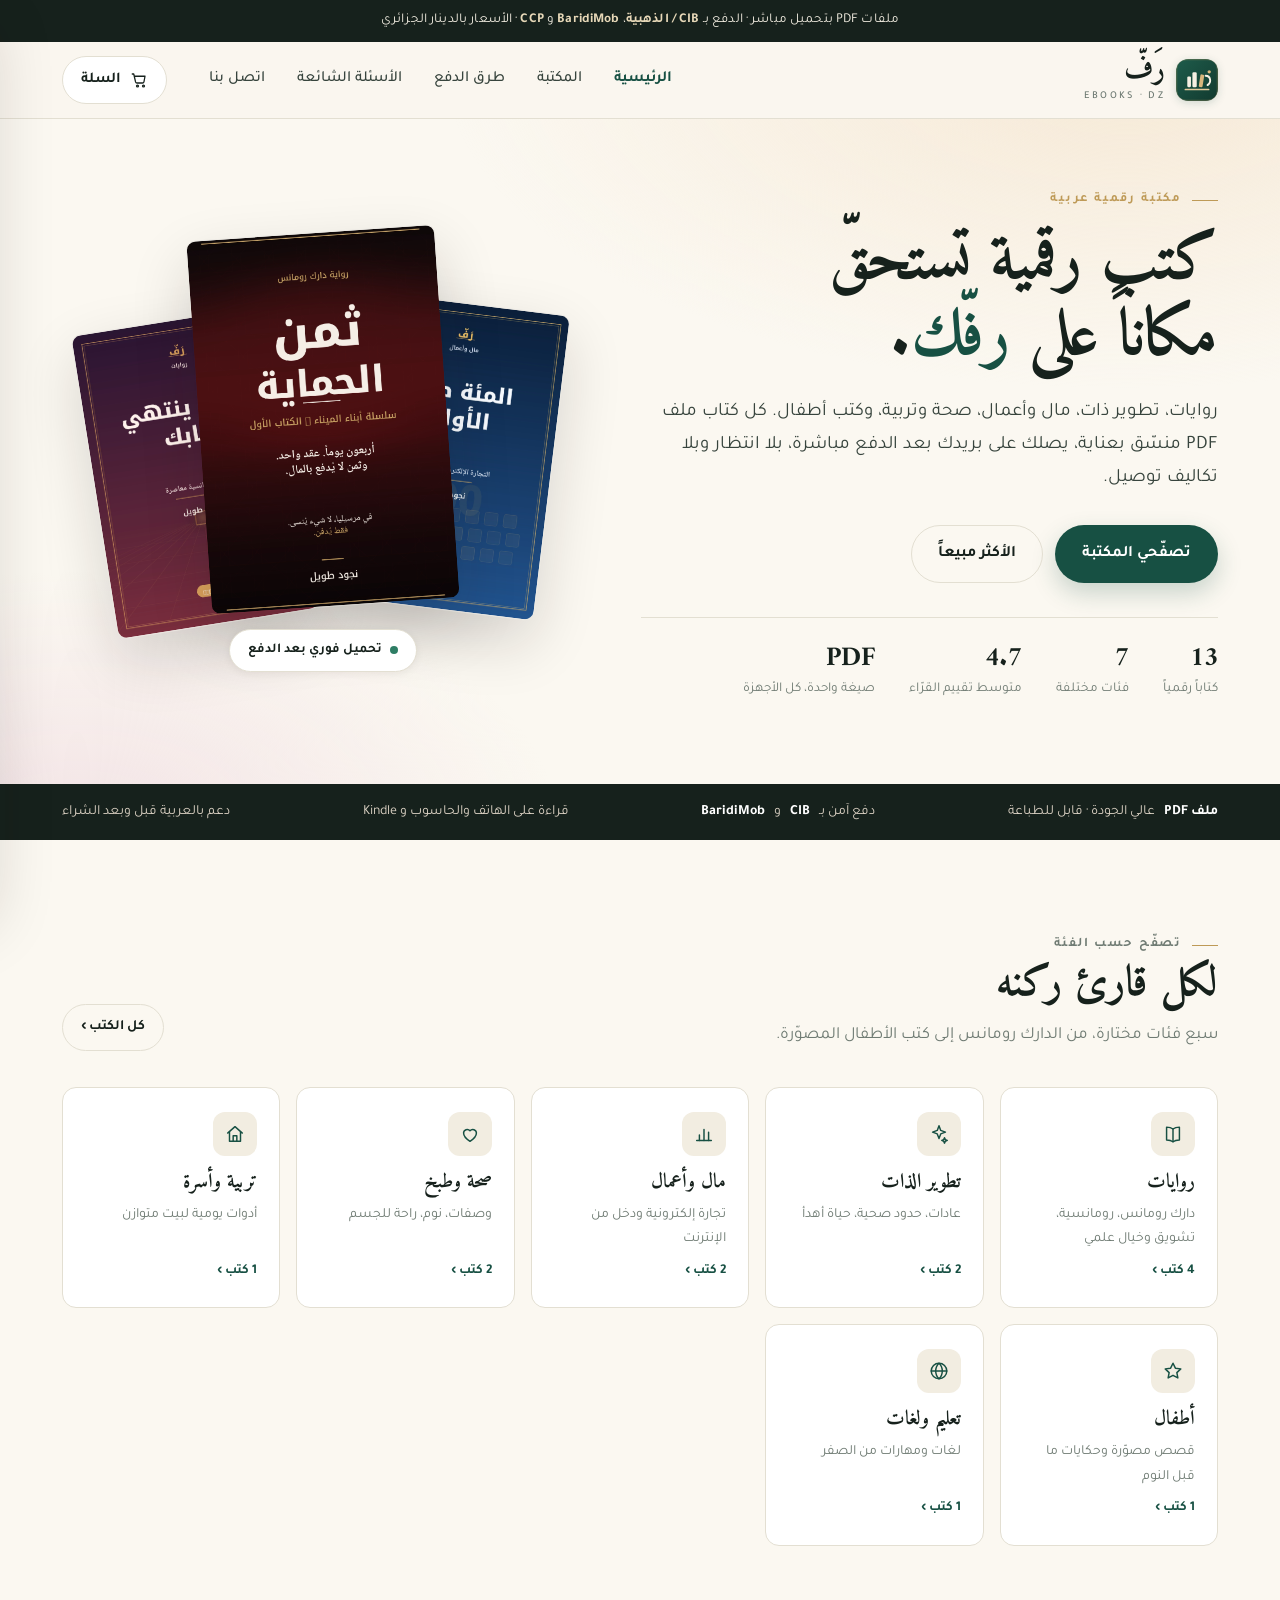
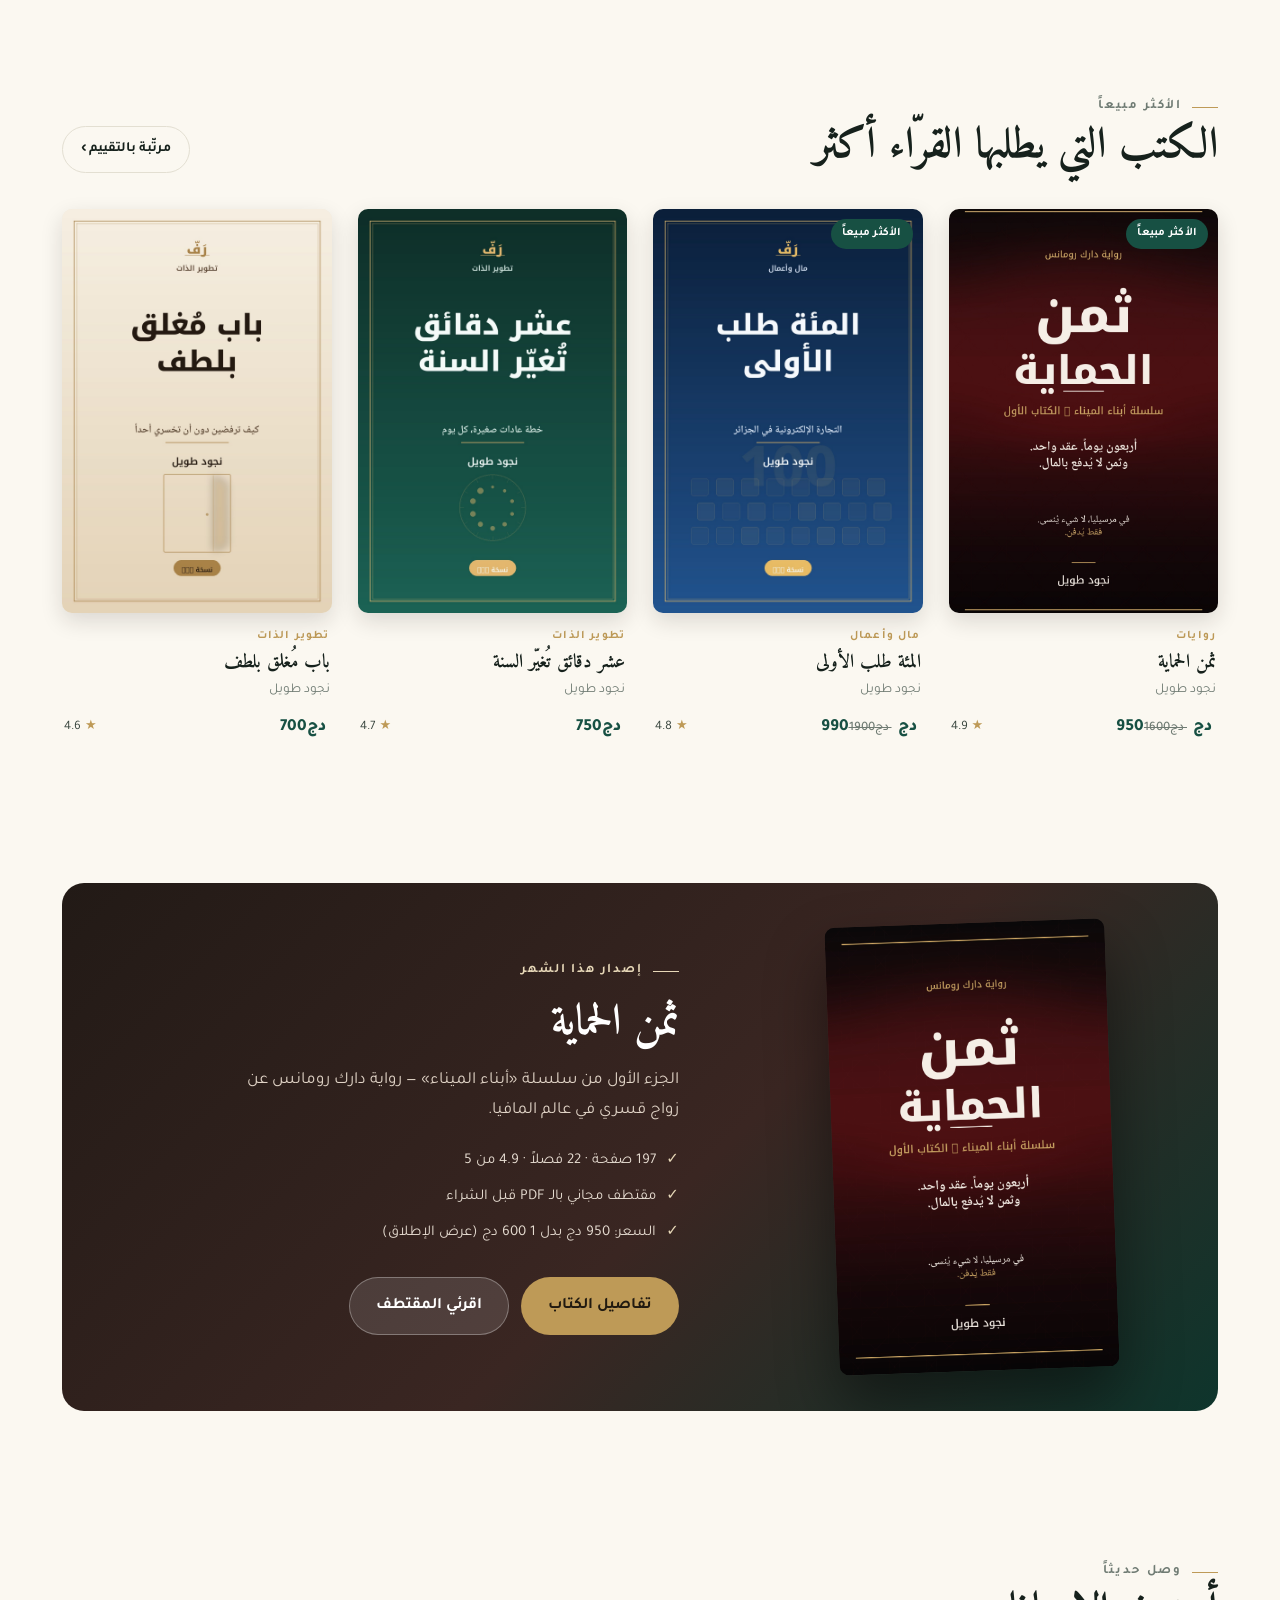
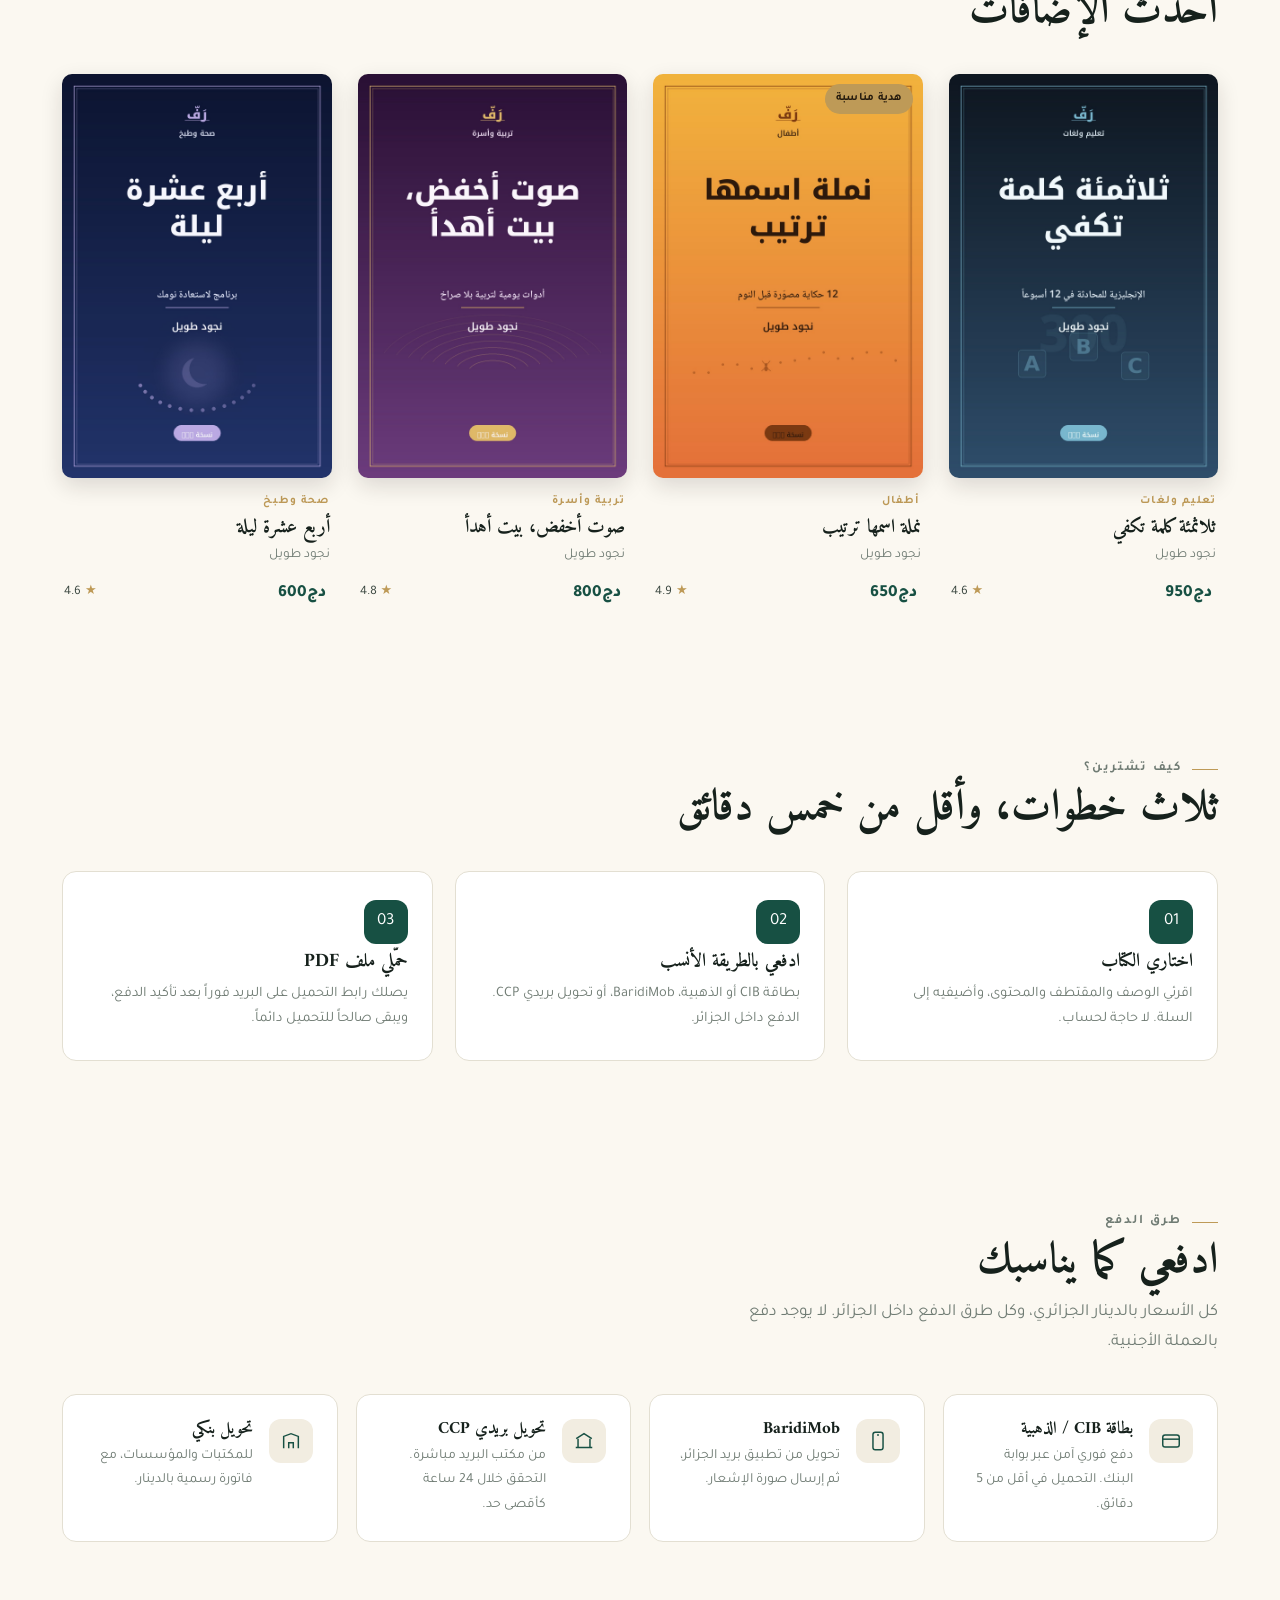
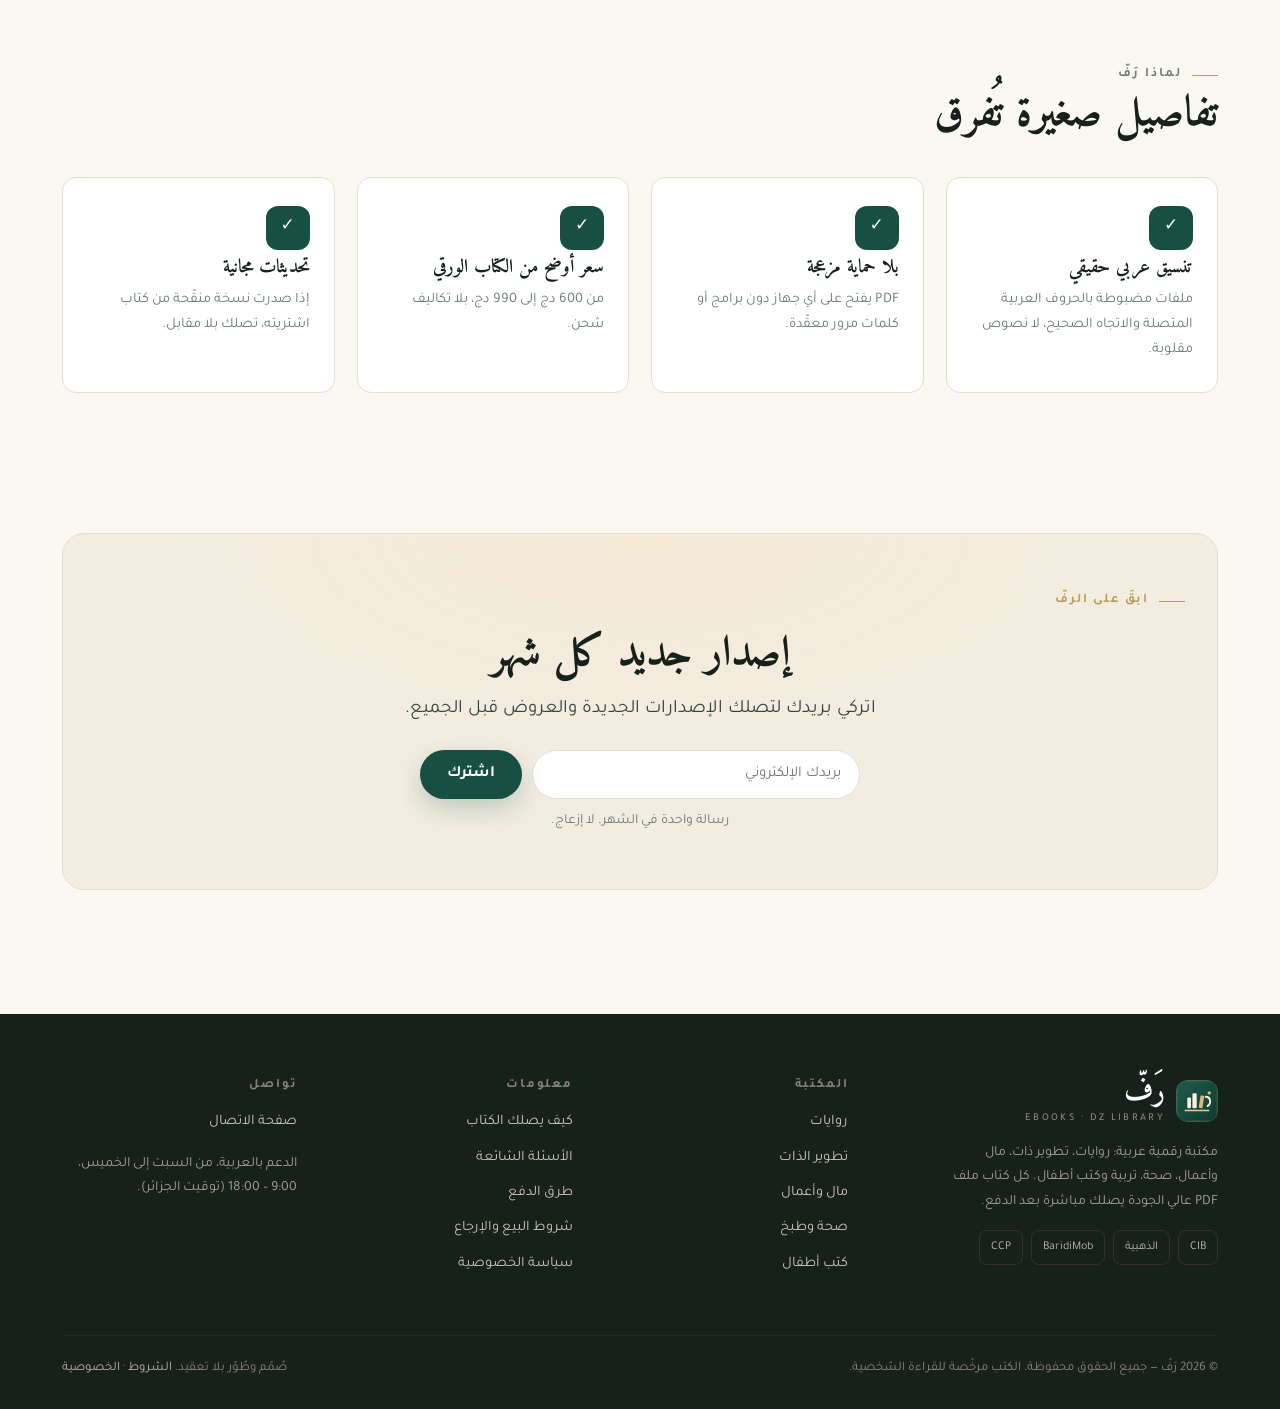
<file: index.html>
<!DOCTYPE html>
<html lang="ar" dir="rtl">
<head>
<meta charset="utf-8">
<meta name="viewport" content="width=device-width, initial-scale=1">
<title>رَفّ — كتب رقمية عربية بصيغة PDF | روايات وتطوير ذات وأعمال</title>
<meta name="description" content="مكتبة رقمية عربية: روايات دارك رومانس، تطوير الذات، مال وأعمال، صحة وتربية وكتب أطفال. ملفات PDF بتحميل فوري وأسعار بالدينار.">
<meta property="og:type" content="website">
<meta property="og:title" content="رَفّ — كتب رقمية عربية بصيغة PDF | روايات وتطوير ذات وأعمال">
<meta property="og:description" content="مكتبة رقمية عربية: روايات دارك رومانس، تطوير الذات، مال وأعمال، صحة وتربية وكتب أطفال. ملفات PDF بتحميل فوري وأسعار بالدينار.">
<meta property="og:image" content="assets/covers/thaman-alhimaya.jpg">
<meta name="theme-color" content="#175043">
<link rel="icon" href="assets/logo/favicon.svg" type="image/svg+xml">
<link rel="icon" href="assets/logo/favicon-32.png" sizes="32x32" type="image/png">
<link rel="apple-touch-icon" href="assets/logo/apple-touch-icon.png">
<link rel="preconnect" href="https://fonts.googleapis.com">
<link rel="preconnect" href="https://fonts.gstatic.com" crossorigin>
<link href="https://fonts.googleapis.com/css2?family=Amiri:wght@400;700&family=Tajawal:wght@400;500;700;800&display=swap" rel="stylesheet">
<link rel="stylesheet" href="assets/css/styles.css">
</head>
<body data-page="home">
<a class="skip" href="#main" style="position:absolute;right:-9999px">تجاوز إلى المحتوى</a>

<div class="topbar">ملفات PDF بتحميل مباشر · الدفع بـ <b>CIB / الذهبية</b>، <b>BaridiMob</b> و <b>CCP</b> · الأسعار بالدينار الجزائري</div>

<header class="site">
  <div class="wrap nav">
    <a class="logo" href="index.html" aria-label="رَفّ — الصفحة الرئيسية">
      <img class="logo-mark" src="assets/logo/raff-mark.svg" alt="" width="42" height="42" loading="eager" decoding="async">
      <span>رَفّ<small>EBOOKS · DZ</small></span>
    </a>
    <nav class="nav-links" id="navLinks" aria-label="التنقل الرئيسي">
      <a href="index.html" class="active">الرئيسية</a>
      <a href="shop.html">المكتبة</a>
      <a href="index.html#payment">طرق الدفع</a>
      <a href="faq.html">الأسئلة الشائعة</a>
      <a href="contact.html">اتصل بنا</a>
    </nav>
    <div class="nav-actions">
      <a class="cart-btn" href="#" data-open-cart aria-label="سلة الشراء">
        <svg width="18" height="18" viewBox="0 0 24 24" fill="none" stroke="currentColor" stroke-width="1.7" stroke-linecap="round" stroke-linejoin="round"><path d="M3 4h2l2.4 10.5A2 2 0 0 0 9.4 16h7.2a2 2 0 0 0 2-1.6L20 7H6"/><circle cx="10" cy="20" r="1.3"/><circle cx="18" cy="20" r="1.3"/></svg>
        <span class="label">السلة</span>
        <span class="cart-count" data-cart-count style="display:none">0</span>
      </a>
      <button class="burger" id="burger" aria-label="القائمة" aria-expanded="false"><span></span></button>
    </div>
  </div>
</header>
<main id="main">

<section class="hero">
  <div class="wrap hero-grid">
    <div>
      <p class="eyebrow">مكتبة رقمية عربية</p>
      <h1 class="h1">كتب رقمية تستحقّ<br>مكاناً على <em>رفّك</em>.</h1>
      <p class="lead">روايات، تطوير ذات، مال وأعمال، صحة وتربية، وكتب أطفال. كل كتاب ملف PDF منسّق بعناية، يصلك على بريدك بعد الدفع مباشرة، بلا انتظار وبلا تكاليف توصيل.</p>
      <div class="hero-cta">
        <a class="btn btn--primary" href="shop.html">تصفّحي المكتبة</a>
        <a class="btn btn--ghost" href="#bestsellers">الأكثر مبيعاً</a>
      </div>
      <div class="hero-stats">
        <div><strong>13</strong><span>كتاباً رقمياً</span></div>
        <div><strong>7</strong><span>فئات مختلفة</span></div>
        <div><strong>4.7</strong><span>متوسط تقييم القرّاء</span></div>
        <div><strong>PDF</strong><span>صيغة واحدة، كل الأجهزة</span></div>
      </div>
    </div>
    <div class="hero-art" aria-hidden="true">
      <div class="stack-card s3"><img src="assets/covers/sharea-yantahi-bibabik.jpg" alt=""></div>
      <div class="stack-card s2"><img src="assets/covers/mia-talab-oula.jpg" alt=""></div>
      <div class="stack-card s1"><img src="assets/covers/thaman-alhimaya.jpg" alt="غلاف رواية ثمن الحماية"></div>
      <div class="hero-badge"><span class="dot"></span> تحميل فوري بعد الدفع</div>
    </div>
  </div>
</section>

<section class="strip">
  <div class="wrap">
    <span><b>ملف PDF</b> عالي الجودة · قابل للطباعة</span>
    <span>دفع آمن بـ <b>CIB</b> و <b>BaridiMob</b></span>
    <span>قراءة على الهاتف والحاسوب و Kindle</span>
    <span>دعم بالعربية قبل وبعد الشراء</span>
  </div>
</section>

<section class="section" id="cats">
  <div class="wrap">
    <div class="section-head">
      <div>
        <p class="eyebrow">تصفّح حسب الفئة</p>
        <h2 class="h2">لكل قارئ ركنه</h2>
        <p>سبع فئات مختارة، من الدارك رومانس إلى كتب الأطفال المصوّرة.</p>
      </div>
      <a class="btn btn--ghost btn--sm" href="shop.html">كل الكتب ›</a>
    </div>
    <div class="cat-grid" id="catGrid"></div>
  </div>
</section>

<section class="section section--tight" id="bestsellers">
  <div class="wrap">
    <div class="section-head">
      <div>
        <p class="eyebrow">الأكثر مبيعاً</p>
        <h2 class="h2">الكتب التي يطلبها القرّاء أكثر</h2>
      </div>
      <a class="btn btn--ghost btn--sm" href="shop.html?sort=rating">مرتّبة بالتقييم ›</a>
    </div>
    <div class="book-grid" id="bestGrid"></div>
  </div>
</section>

<section class="section">
  <div class="wrap">
    <div class="feature">
      <div class="feature-grid">
        <div class="feature-media">
          <img src="assets/covers/thaman-alhimaya.jpg" alt="غلاف رواية ثمن الحماية">
        </div>
        <div class="feature-body">
          <p class="eyebrow">إصدار هذا الشهر</p>
          <h2 class="h2">ثمن الحماية</h2>
          <p style="margin-top:6px;color:#E0D3C6">الجزء الأول من سلسلة «أبناء الميناء» — رواية دارك رومانس عن زواج قسري في عالم المافيا.</p>
          <ul class="feature-list">
            <li>197 صفحة · 22 فصلاً · 4.9 من 5</li>
            <li>مقتطف مجاني بالـ PDF قبل الشراء</li>
            <li>السعر: 950 دج بدل 1 600 دج (عرض الإطلاق)</li>
          </ul>
          <div style="display:flex;gap:12px;flex-wrap:wrap">
            <a class="btn btn--gold" href="book.html?id=thaman-al-himaya">تفاصيل الكتاب</a>
            <a class="btn" href="assets/thaman-alhimaya-sample.pdf" target="_blank" rel="noopener" style="background:rgba(255,255,255,.12);color:#fff;border:1px solid rgba(255,255,255,.3)">اقرئي المقتطف</a>
          </div>
        </div>
      </div>
    </div>
  </div>
</section>

<section class="section section--tight">
  <div class="wrap">
    <div class="section-head">
      <div>
        <p class="eyebrow">وصل حديثاً</p>
        <h2 class="h2">أحدث الإضافات</h2>
      </div>
    </div>
    <div class="book-grid" id="newGrid"></div>
  </div>
</section>

<section class="section" id="how">
  <div class="wrap">
    <div class="section-head">
      <div>
        <p class="eyebrow">كيف تشترين؟</p>
        <h2 class="h2">ثلاث خطوات، وأقل من خمس دقائق</h2>
      </div>
    </div>
    <div class="why-grid">
      <div class="why reveal">
        <span class="cat-ico">01</span>
        <h3>اختاري الكتاب</h3>
        <p>اقرئي الوصف والمقتطف والمحتوى، وأضيفيه إلى السلة. لا حاجة لحساب.</p>
      </div>
      <div class="why reveal">
        <span class="cat-ico">02</span>
        <h3>ادفعي بالطريقة الأنسب</h3>
        <p>بطاقة CIB أو الذهبية، BaridiMob، أو تحويل بريدي CCP. الدفع داخل الجزائر.</p>
      </div>
      <div class="why reveal">
        <span class="cat-ico">03</span>
        <h3>حمّلي ملف PDF</h3>
        <p>يصلك رابط التحميل على البريد فوراً بعد تأكيد الدفع، ويبقى صالحاً للتحميل دائماً.</p>
      </div>
    </div>
  </div>
</section>

<section class="section section--tight" id="payment">
  <div class="wrap">
    <div class="section-head">
      <div>
        <p class="eyebrow">طرق الدفع</p>
        <h2 class="h2">ادفعي كما يناسبك</h2>
        <p>كل الأسعار بالدينار الجزائري، وكل طرق الدفع داخل الجزائر. لا يوجد دفع بالعملة الأجنبية.</p>
      </div>
    </div>
    <div class="pay-grid">
      <div class="pay-card reveal"><span class="cat-ico"><svg width="22" height="22" viewBox="0 0 24 24" fill="none" stroke="currentColor" stroke-width="1.6"><rect x="3" y="5.5" width="18" height="13" rx="2.5"/><path d="M3 10h18"/></svg></span><div><h3>بطاقة CIB / الذهبية</h3><p>دفع فوري آمن عبر بوابة البنك. التحميل في أقل من 5 دقائق.</p></div></div>
      <div class="pay-card reveal"><span class="cat-ico"><svg width="22" height="22" viewBox="0 0 24 24" fill="none" stroke="currentColor" stroke-width="1.6"><rect x="6.5" y="2.5" width="11" height="19" rx="2.5"/><path d="M11 5.5h2"/></svg></span><div><h3>BaridiMob</h3><p>تحويل من تطبيق بريد الجزائر، ثم إرسال صورة الإشعار.</p></div></div>
      <div class="pay-card reveal"><span class="cat-ico"><svg width="22" height="22" viewBox="0 0 24 24" fill="none" stroke="currentColor" stroke-width="1.6"><path d="M3.5 9.5L12 4l8.5 5.5"/><path d="M5.5 9.5V19M18.5 9.5V19M3 19h18"/></svg></span><div><h3>تحويل بريدي CCP</h3><p>من مكتب البريد مباشرة. التحقق خلال 24 ساعة كأقصى حد.</p></div></div>
      <div class="pay-card reveal"><span class="cat-ico"><svg width="22" height="22" viewBox="0 0 24 24" fill="none" stroke="currentColor" stroke-width="1.6"><path d="M4 20V7l8-3 8 3v13"/><path d="M9.5 20v-6h5v6"/></svg></span><div><h3>تحويل بنكي</h3><p>للمكتبات والمؤسسات، مع فاتورة رسمية بالدينار.</p></div></div>
    </div>
  </div>
</section>

<section class="section section--tight">
  <div class="wrap">
    <div class="section-head">
      <div>
        <p class="eyebrow">لماذا رَفّ</p>
        <h2 class="h2">تفاصيل صغيرة تُفرق</h2>
      </div>
    </div>
    <div class="why-grid">
      <div class="why reveal"><span class="cat-ico">✓</span><h3>تنسيق عربي حقيقي</h3><p>ملفات مضبوطة بالحروف العربية المتصلة والاتجاه الصحيح، لا نصوص مقلوبة.</p></div>
      <div class="why reveal"><span class="cat-ico">✓</span><h3>بلا حماية مزعجة</h3><p>PDF يفتح على أي جهاز دون برامج أو كلمات مرور معقّدة.</p></div>
      <div class="why reveal"><span class="cat-ico">✓</span><h3>سعر أوضح من الكتاب الورقي</h3><p>من 600 دج إلى 990 دج، بلا تكاليف شحن.</p></div>
      <div class="why reveal"><span class="cat-ico">✓</span><h3>تحديثات مجانية</h3><p>إذا صدرت نسخة منقّحة من كتاب اشتريته، تصلك بلا مقابل.</p></div>
    </div>
  </div>
</section>

<section class="section">
  <div class="wrap">
    <div class="cta">
      <p class="eyebrow">ابقَ على الرفّ</p>
      <h2 class="h2">إصدار جديد كل شهر</h2>
      <p class="lead" style="margin:12px auto 0">اتركي بريدك لتصلك الإصدارات الجديدة والعروض قبل الجميع.</p>
      <form id="newsletterForm">
        <input type="email" id="nlEmail" placeholder="بريدك الإلكتروني" required aria-label="البريد الإلكتروني">
        <button class="btn btn--primary" type="submit">اشترك</button>
      </form>
      <p class="small" id="nlNote" style="display:none;color:var(--green);font-weight:700;margin:0"></p>
      <p class="small muted" style="margin:0">رسالة واحدة في الشهر. لا إزعاج.</p>
    </div>
  </div>
</section>

</main>
<footer class="site">
  <div class="wrap">
    <div class="foot-grid">
      <div class="foot-brand">
        <div class="logo" style="color:#fff">
          <img class="logo-mark" src="assets/logo/raff-mark.svg" alt="" width="42" height="42" loading="eager" decoding="async">
          <span>رَفّ<small style="color:#8C8378">EBOOKS · DZ LIBRARY</small></span>
        </div>
        <p>مكتبة رقمية عربية: روايات، تطوير ذات، مال وأعمال، صحة، تربية وكتب أطفال. كل كتاب ملف PDF عالي الجودة يصلك مباشرة بعد الدفع.</p>
        <div class="pay-tags">
          <span class="pay-tag">CIB</span>
          <span class="pay-tag">الذهبية</span>
          <span class="pay-tag">BaridiMob</span>
          <span class="pay-tag">CCP</span>
        </div>
      </div>
      <div>
        <h4>المكتبة</h4>
        <ul>
          <li><a href="shop.html?cat=riwayat">روايات</a></li>
          <li><a href="shop.html?cat=tathwir">تطوير الذات</a></li>
          <li><a href="shop.html?cat=amal">مال وأعمال</a></li>
          <li><a href="shop.html?cat=sihha">صحة وطبخ</a></li>
          <li><a href="shop.html?cat=atfal">كتب أطفال</a></li>
        </ul>
      </div>
      <div>
        <h4>معلومات</h4>
        <ul>
          <li><a href="delivery.html">كيف يصلك الكتاب</a></li>
          <li><a href="faq.html">الأسئلة الشائعة</a></li>
          <li><a href="index.html#payment">طرق الدفع</a></li>
          <li><a href="terms.html">شروط البيع والإرجاع</a></li>
          <li><a href="privacy.html">سياسة الخصوصية</a></li>
        </ul>
      </div>
      <div>
        <h4>تواصل</h4>
        <ul>
          <li><a href="contact.html">صفحة الاتصال</a></li>
          <li data-if-contact><a href="#" data-store-wa>واتساب المتجر</a></li>
          <li data-if-contact><a href="#" data-store-email>البريد</a></li>
        </ul>
        <p class="small" style="margin-top:16px">الدعم بالعربية، من السبت إلى الخميس، 9:00 – 18:00 (توقيت الجزائر).</p>
      </div>
    </div>
    <div class="foot-bottom">
      <span>© 2026 رَفّ — جميع الحقوق محفوظة. الكتب مرخّصة للقراءة الشخصية.</span>
      <span>صُمّم وطُوّر بلا تعقيد. <a href="terms.html" style="color:#BDB3A6">الشروط</a> · <a href="privacy.html" style="color:#BDB3A6">الخصوصية</a></span>
    </div>
  </div>
</footer>

<script src="assets/js/config.js"></script>
<script src="assets/js/books.js"></script>
<script src="assets/js/app.js"></script>
</body>
</html>
</file>
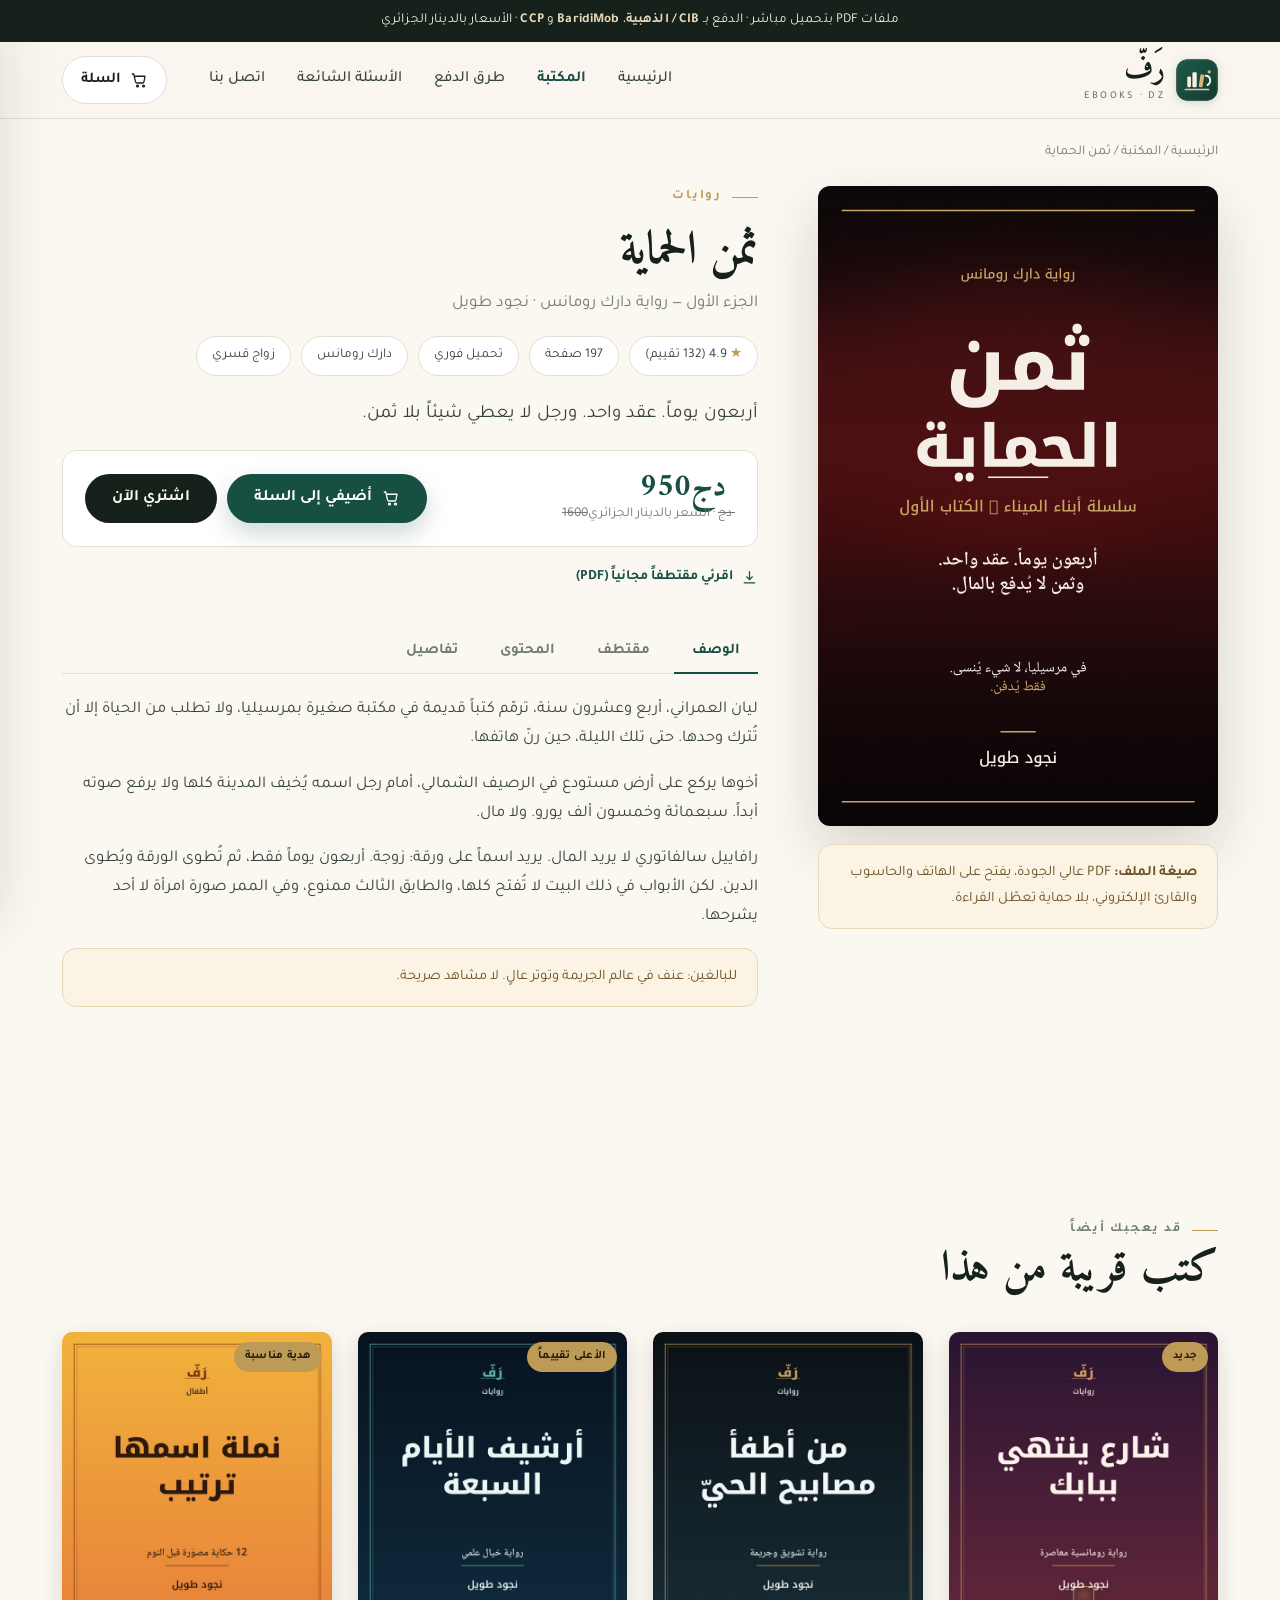
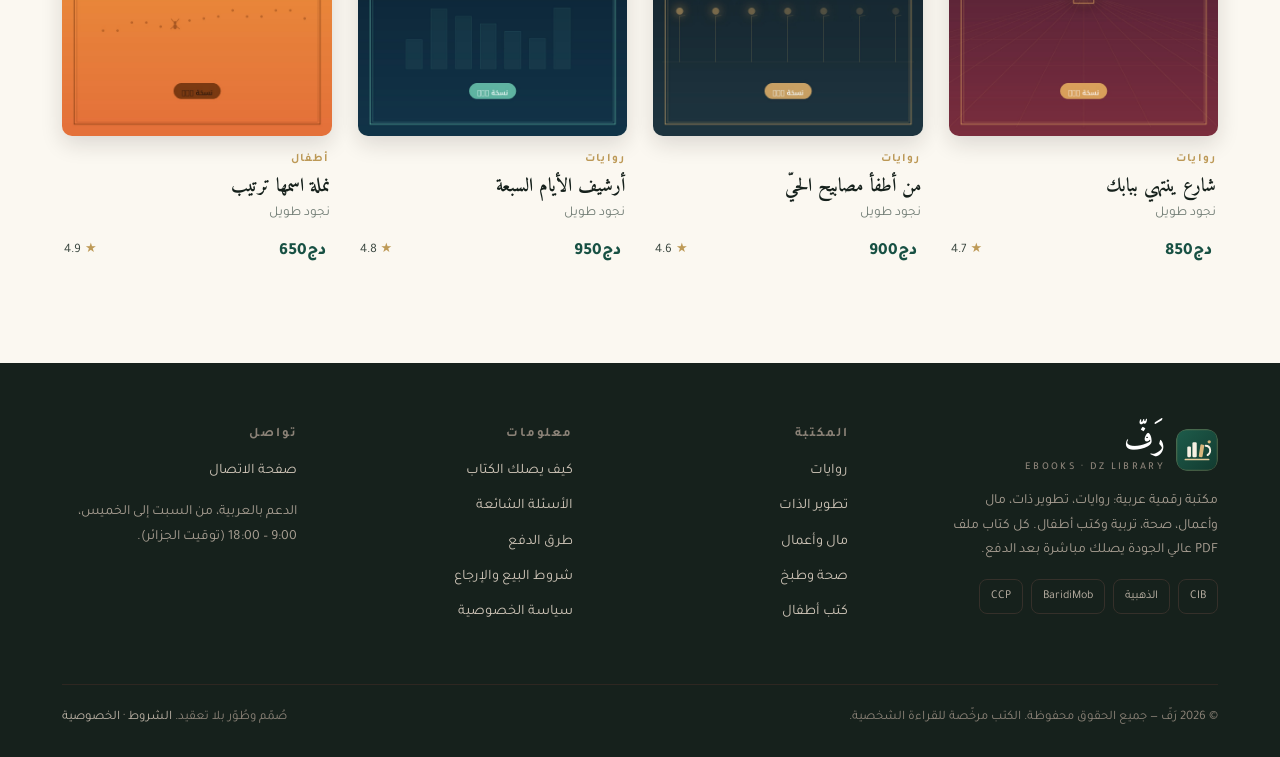
<file: book.html>
<!DOCTYPE html>
<html lang="ar" dir="rtl">
<head>
<meta charset="utf-8">
<meta name="viewport" content="width=device-width, initial-scale=1">
<title>تفاصيل الكتاب | رَفّ</title>
<meta name="description" content="وصف الكتاب، المقتطف، المحتوى، والسعر. تحميل فوري بصيغة PDF بعد الدفع.">
<meta property="og:type" content="website">
<meta property="og:title" content="تفاصيل الكتاب | رَفّ">
<meta property="og:description" content="وصف الكتاب، المقتطف، المحتوى، والسعر. تحميل فوري بصيغة PDF بعد الدفع.">
<meta property="og:image" content="assets/covers/thaman-alhimaya.jpg">
<meta name="theme-color" content="#175043">
<link rel="icon" href="assets/logo/favicon.svg" type="image/svg+xml">
<link rel="icon" href="assets/logo/favicon-32.png" sizes="32x32" type="image/png">
<link rel="apple-touch-icon" href="assets/logo/apple-touch-icon.png">
<link rel="preconnect" href="https://fonts.googleapis.com">
<link rel="preconnect" href="https://fonts.gstatic.com" crossorigin>
<link href="https://fonts.googleapis.com/css2?family=Amiri:wght@400;700&family=Tajawal:wght@400;500;700;800&display=swap" rel="stylesheet">
<link rel="stylesheet" href="assets/css/styles.css">
</head>
<body data-page="book">
<a class="skip" href="#main" style="position:absolute;right:-9999px">تجاوز إلى المحتوى</a>

<div class="topbar">ملفات PDF بتحميل مباشر · الدفع بـ <b>CIB / الذهبية</b>، <b>BaridiMob</b> و <b>CCP</b> · الأسعار بالدينار الجزائري</div>

<header class="site">
  <div class="wrap nav">
    <a class="logo" href="index.html" aria-label="رَفّ — الصفحة الرئيسية">
      <img class="logo-mark" src="assets/logo/raff-mark.svg" alt="" width="42" height="42" loading="eager" decoding="async">
      <span>رَفّ<small>EBOOKS · DZ</small></span>
    </a>
    <nav class="nav-links" id="navLinks" aria-label="التنقل الرئيسي">
      <a href="index.html">الرئيسية</a>
      <a href="shop.html" class="active">المكتبة</a>
      <a href="index.html#payment">طرق الدفع</a>
      <a href="faq.html">الأسئلة الشائعة</a>
      <a href="contact.html">اتصل بنا</a>
    </nav>
    <div class="nav-actions">
      <a class="cart-btn" href="#" data-open-cart aria-label="سلة الشراء">
        <svg width="18" height="18" viewBox="0 0 24 24" fill="none" stroke="currentColor" stroke-width="1.7" stroke-linecap="round" stroke-linejoin="round"><path d="M3 4h2l2.4 10.5A2 2 0 0 0 9.4 16h7.2a2 2 0 0 0 2-1.6L20 7H6"/><circle cx="10" cy="20" r="1.3"/><circle cx="18" cy="20" r="1.3"/></svg>
        <span class="label">السلة</span>
        <span class="cart-count" data-cart-count style="display:none">0</span>
      </a>
      <button class="burger" id="burger" aria-label="القائمة" aria-expanded="false"><span></span></button>
    </div>
  </div>
</header>
<main id="main">

<div class="wrap">
  <nav class="breadcrumb" aria-label="مسار"><a href="index.html">الرئيسية</a> / <a href="shop.html">المكتبة</a> / <span id="crumbTitle">الكتاب</span></nav>
</div>
<section class="section section--tight" style="padding-top:0">
  <div class="wrap detail" id="bookDetail"></div>
</section>
<section class="section section--tight related">
  <div class="wrap">
    <div class="section-head"><div><p class="eyebrow">قد يعجبك أيضاً</p><h2 class="h2">كتب قريبة من هذا</h2></div></div>
    <div class="book-grid" id="relatedGrid"></div>
  </div>
</section>

</main>
<footer class="site">
  <div class="wrap">
    <div class="foot-grid">
      <div class="foot-brand">
        <div class="logo" style="color:#fff">
          <img class="logo-mark" src="assets/logo/raff-mark.svg" alt="" width="42" height="42" loading="eager" decoding="async">
          <span>رَفّ<small style="color:#8C8378">EBOOKS · DZ LIBRARY</small></span>
        </div>
        <p>مكتبة رقمية عربية: روايات، تطوير ذات، مال وأعمال، صحة، تربية وكتب أطفال. كل كتاب ملف PDF عالي الجودة يصلك مباشرة بعد الدفع.</p>
        <div class="pay-tags">
          <span class="pay-tag">CIB</span>
          <span class="pay-tag">الذهبية</span>
          <span class="pay-tag">BaridiMob</span>
          <span class="pay-tag">CCP</span>
        </div>
      </div>
      <div>
        <h4>المكتبة</h4>
        <ul>
          <li><a href="shop.html?cat=riwayat">روايات</a></li>
          <li><a href="shop.html?cat=tathwir">تطوير الذات</a></li>
          <li><a href="shop.html?cat=amal">مال وأعمال</a></li>
          <li><a href="shop.html?cat=sihha">صحة وطبخ</a></li>
          <li><a href="shop.html?cat=atfal">كتب أطفال</a></li>
        </ul>
      </div>
      <div>
        <h4>معلومات</h4>
        <ul>
          <li><a href="delivery.html">كيف يصلك الكتاب</a></li>
          <li><a href="faq.html">الأسئلة الشائعة</a></li>
          <li><a href="index.html#payment">طرق الدفع</a></li>
          <li><a href="terms.html">شروط البيع والإرجاع</a></li>
          <li><a href="privacy.html">سياسة الخصوصية</a></li>
        </ul>
      </div>
      <div>
        <h4>تواصل</h4>
        <ul>
          <li><a href="contact.html">صفحة الاتصال</a></li>
          <li data-if-contact><a href="#" data-store-wa>واتساب المتجر</a></li>
          <li data-if-contact><a href="#" data-store-email>البريد</a></li>
        </ul>
        <p class="small" style="margin-top:16px">الدعم بالعربية، من السبت إلى الخميس، 9:00 – 18:00 (توقيت الجزائر).</p>
      </div>
    </div>
    <div class="foot-bottom">
      <span>© 2026 رَفّ — جميع الحقوق محفوظة. الكتب مرخّصة للقراءة الشخصية.</span>
      <span>صُمّم وطُوّر بلا تعقيد. <a href="terms.html" style="color:#BDB3A6">الشروط</a> · <a href="privacy.html" style="color:#BDB3A6">الخصوصية</a></span>
    </div>
  </div>
</footer>

<script src="assets/js/config.js"></script>
<script src="assets/js/books.js"></script>
<script src="assets/js/app.js"></script>
</body>
</html>
</file>
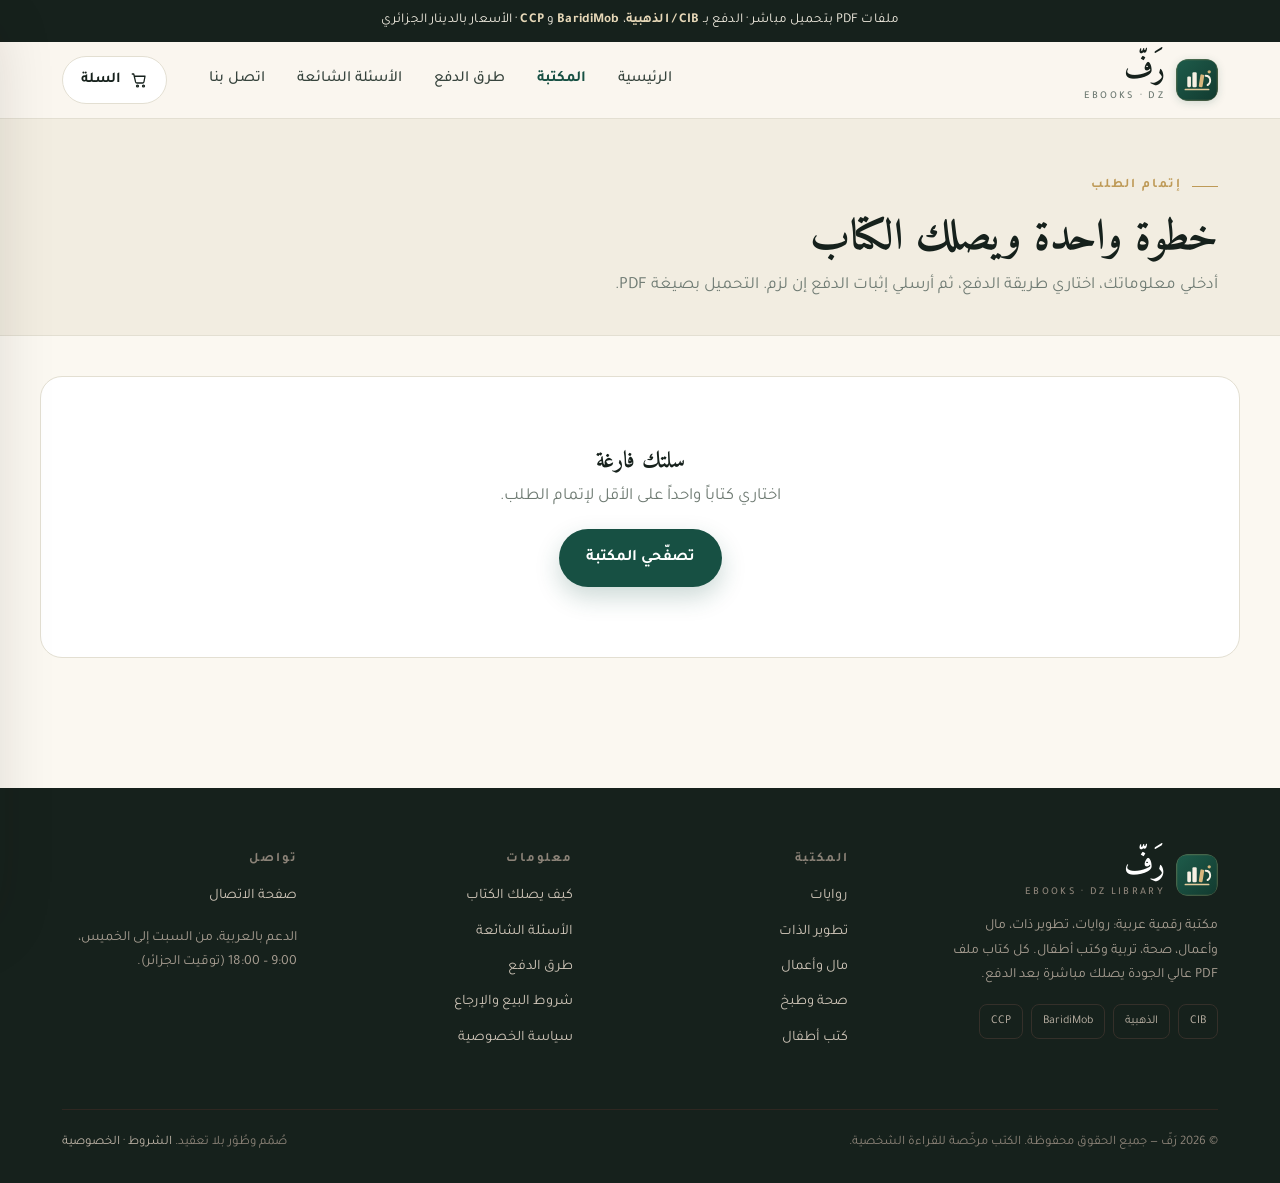
<file: checkout.html>
<!DOCTYPE html>
<html lang="ar" dir="rtl">
<head>
<meta charset="utf-8">
<meta name="viewport" content="width=device-width, initial-scale=1">
<title>إتمام الطلب | رَفّ</title>
<meta name="description" content="أدخلي معلوماتك واختاري طريقة الدفع: CIB، BaridiMob، CCP أو تحويل بنكي.">
<meta property="og:type" content="website">
<meta property="og:title" content="إتمام الطلب | رَفّ">
<meta property="og:description" content="أدخلي معلوماتك واختاري طريقة الدفع: CIB، BaridiMob، CCP أو تحويل بنكي.">
<meta property="og:image" content="assets/covers/thaman-alhimaya.jpg">
<meta name="theme-color" content="#175043">
<link rel="icon" href="assets/logo/favicon.svg" type="image/svg+xml">
<link rel="icon" href="assets/logo/favicon-32.png" sizes="32x32" type="image/png">
<link rel="apple-touch-icon" href="assets/logo/apple-touch-icon.png">
<link rel="preconnect" href="https://fonts.googleapis.com">
<link rel="preconnect" href="https://fonts.gstatic.com" crossorigin>
<link href="https://fonts.googleapis.com/css2?family=Amiri:wght@400;700&family=Tajawal:wght@400;500;700;800&display=swap" rel="stylesheet">
<link rel="stylesheet" href="assets/css/styles.css">
</head>
<body data-page="checkout">
<a class="skip" href="#main" style="position:absolute;right:-9999px">تجاوز إلى المحتوى</a>

<div class="topbar">ملفات PDF بتحميل مباشر · الدفع بـ <b>CIB / الذهبية</b>، <b>BaridiMob</b> و <b>CCP</b> · الأسعار بالدينار الجزائري</div>

<header class="site">
  <div class="wrap nav">
    <a class="logo" href="index.html" aria-label="رَفّ — الصفحة الرئيسية">
      <img class="logo-mark" src="assets/logo/raff-mark.svg" alt="" width="42" height="42" loading="eager" decoding="async">
      <span>رَفّ<small>EBOOKS · DZ</small></span>
    </a>
    <nav class="nav-links" id="navLinks" aria-label="التنقل الرئيسي">
      <a href="index.html">الرئيسية</a>
      <a href="shop.html" class="active">المكتبة</a>
      <a href="index.html#payment">طرق الدفع</a>
      <a href="faq.html">الأسئلة الشائعة</a>
      <a href="contact.html">اتصل بنا</a>
    </nav>
    <div class="nav-actions">
      <a class="cart-btn" href="#" data-open-cart aria-label="سلة الشراء">
        <svg width="18" height="18" viewBox="0 0 24 24" fill="none" stroke="currentColor" stroke-width="1.7" stroke-linecap="round" stroke-linejoin="round"><path d="M3 4h2l2.4 10.5A2 2 0 0 0 9.4 16h7.2a2 2 0 0 0 2-1.6L20 7H6"/><circle cx="10" cy="20" r="1.3"/><circle cx="18" cy="20" r="1.3"/></svg>
        <span class="label">السلة</span>
        <span class="cart-count" data-cart-count style="display:none">0</span>
      </a>
      <button class="burger" id="burger" aria-label="القائمة" aria-expanded="false"><span></span></button>
    </div>
  </div>
</header>
<main id="main">

<section class="shop-head">
  <div class="wrap">
    <p class="eyebrow">إتمام الطلب</p>
    <h1 class="h2">خطوة واحدة ويصلك الكتاب</h1>
    <p class="muted" style="margin:6px 0 0">أدخلي معلوماتك، اختاري طريقة الدفع، ثم أرسلي إثبات الدفع إن لزم. التحميل بصيغة PDF.</p>
  </div>
</section>
<div class="wrap checkout" id="checkoutApp"></div>

</main>
<footer class="site">
  <div class="wrap">
    <div class="foot-grid">
      <div class="foot-brand">
        <div class="logo" style="color:#fff">
          <img class="logo-mark" src="assets/logo/raff-mark.svg" alt="" width="42" height="42" loading="eager" decoding="async">
          <span>رَفّ<small style="color:#8C8378">EBOOKS · DZ LIBRARY</small></span>
        </div>
        <p>مكتبة رقمية عربية: روايات، تطوير ذات، مال وأعمال، صحة، تربية وكتب أطفال. كل كتاب ملف PDF عالي الجودة يصلك مباشرة بعد الدفع.</p>
        <div class="pay-tags">
          <span class="pay-tag">CIB</span>
          <span class="pay-tag">الذهبية</span>
          <span class="pay-tag">BaridiMob</span>
          <span class="pay-tag">CCP</span>
        </div>
      </div>
      <div>
        <h4>المكتبة</h4>
        <ul>
          <li><a href="shop.html?cat=riwayat">روايات</a></li>
          <li><a href="shop.html?cat=tathwir">تطوير الذات</a></li>
          <li><a href="shop.html?cat=amal">مال وأعمال</a></li>
          <li><a href="shop.html?cat=sihha">صحة وطبخ</a></li>
          <li><a href="shop.html?cat=atfal">كتب أطفال</a></li>
        </ul>
      </div>
      <div>
        <h4>معلومات</h4>
        <ul>
          <li><a href="delivery.html">كيف يصلك الكتاب</a></li>
          <li><a href="faq.html">الأسئلة الشائعة</a></li>
          <li><a href="index.html#payment">طرق الدفع</a></li>
          <li><a href="terms.html">شروط البيع والإرجاع</a></li>
          <li><a href="privacy.html">سياسة الخصوصية</a></li>
        </ul>
      </div>
      <div>
        <h4>تواصل</h4>
        <ul>
          <li><a href="contact.html">صفحة الاتصال</a></li>
          <li data-if-contact><a href="#" data-store-wa>واتساب المتجر</a></li>
          <li data-if-contact><a href="#" data-store-email>البريد</a></li>
        </ul>
        <p class="small" style="margin-top:16px">الدعم بالعربية، من السبت إلى الخميس، 9:00 – 18:00 (توقيت الجزائر).</p>
      </div>
    </div>
    <div class="foot-bottom">
      <span>© 2026 رَفّ — جميع الحقوق محفوظة. الكتب مرخّصة للقراءة الشخصية.</span>
      <span>صُمّم وطُوّر بلا تعقيد. <a href="terms.html" style="color:#BDB3A6">الشروط</a> · <a href="privacy.html" style="color:#BDB3A6">الخصوصية</a></span>
    </div>
  </div>
</footer>

<script src="assets/js/config.js"></script>
<script src="assets/js/books.js"></script>
<script src="assets/js/app.js"></script>
</body>
</html>
</file>
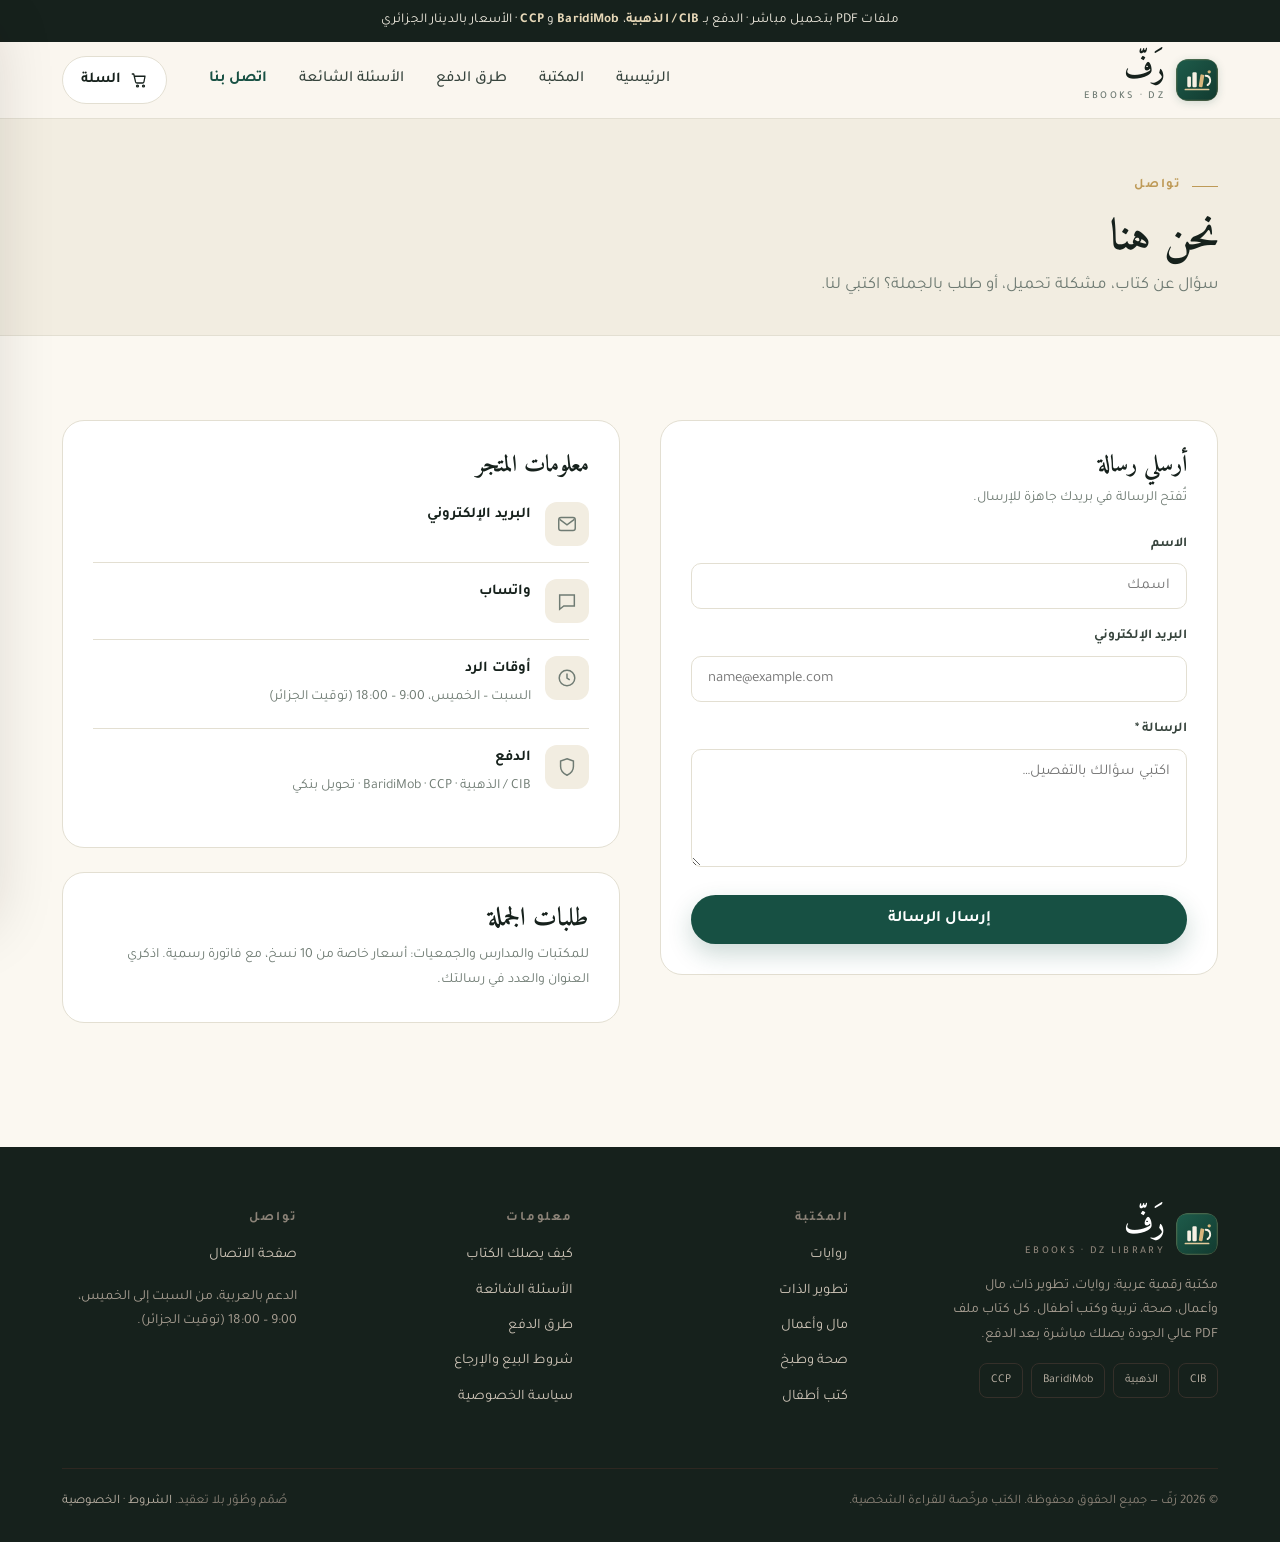
<file: contact.html>
<!DOCTYPE html>
<html lang="ar" dir="rtl">
<head>
<meta charset="utf-8">
<meta name="viewport" content="width=device-width, initial-scale=1">
<title>اتصل بنا | رَفّ</title>
<meta name="description" content="تواصلي مع متجر رَفّ: أسئلة، مشاكل تحميل، وطلبات الجملة.">
<meta property="og:type" content="website">
<meta property="og:title" content="اتصل بنا | رَفّ">
<meta property="og:description" content="تواصلي مع متجر رَفّ: أسئلة، مشاكل تحميل، وطلبات الجملة.">
<meta property="og:image" content="assets/covers/thaman-alhimaya.jpg">
<meta name="theme-color" content="#175043">
<link rel="icon" href="assets/logo/favicon.svg" type="image/svg+xml">
<link rel="icon" href="assets/logo/favicon-32.png" sizes="32x32" type="image/png">
<link rel="apple-touch-icon" href="assets/logo/apple-touch-icon.png">
<link rel="preconnect" href="https://fonts.googleapis.com">
<link rel="preconnect" href="https://fonts.gstatic.com" crossorigin>
<link href="https://fonts.googleapis.com/css2?family=Amiri:wght@400;700&family=Tajawal:wght@400;500;700;800&display=swap" rel="stylesheet">
<link rel="stylesheet" href="assets/css/styles.css">
</head>
<body data-page="contact">
<a class="skip" href="#main" style="position:absolute;right:-9999px">تجاوز إلى المحتوى</a>

<div class="topbar">ملفات PDF بتحميل مباشر · الدفع بـ <b>CIB / الذهبية</b>، <b>BaridiMob</b> و <b>CCP</b> · الأسعار بالدينار الجزائري</div>

<header class="site">
  <div class="wrap nav">
    <a class="logo" href="index.html" aria-label="رَفّ — الصفحة الرئيسية">
      <img class="logo-mark" src="assets/logo/raff-mark.svg" alt="" width="42" height="42" loading="eager" decoding="async">
      <span>رَفّ<small>EBOOKS · DZ</small></span>
    </a>
    <nav class="nav-links" id="navLinks" aria-label="التنقل الرئيسي">
      <a href="index.html">الرئيسية</a>
      <a href="shop.html">المكتبة</a>
      <a href="index.html#payment">طرق الدفع</a>
      <a href="faq.html">الأسئلة الشائعة</a>
      <a href="contact.html" class="active">اتصل بنا</a>
    </nav>
    <div class="nav-actions">
      <a class="cart-btn" href="#" data-open-cart aria-label="سلة الشراء">
        <svg width="18" height="18" viewBox="0 0 24 24" fill="none" stroke="currentColor" stroke-width="1.7" stroke-linecap="round" stroke-linejoin="round"><path d="M3 4h2l2.4 10.5A2 2 0 0 0 9.4 16h7.2a2 2 0 0 0 2-1.6L20 7H6"/><circle cx="10" cy="20" r="1.3"/><circle cx="18" cy="20" r="1.3"/></svg>
        <span class="label">السلة</span>
        <span class="cart-count" data-cart-count style="display:none">0</span>
      </a>
      <button class="burger" id="burger" aria-label="القائمة" aria-expanded="false"><span></span></button>
    </div>
  </div>
</header>
<main id="main">

<section class="shop-head">
  <div class="wrap">
    <p class="eyebrow">تواصل</p>
    <h1 class="h2">نحن هنا</h1>
    <p class="muted" style="margin:6px 0 0">سؤال عن كتاب، مشكلة تحميل، أو طلب بالجملة؟ اكتبي لنا.</p>
  </div>
</section>
<section class="section">
  <div class="wrap contact-grid">
    <div class="panel">
      <h2>أرسلي رسالة</h2>
      <p class="hint">تُفتح الرسالة في بريدك جاهزة للإرسال.</p>
      <form id="contactForm">
        <div class="field"><label for="cname">الاسم</label><input id="cname" placeholder="اسمك"></div>
        <div class="field"><label for="cemail">البريد الإلكتروني</label><input id="cemail" type="email" dir="ltr" placeholder="name@example.com"></div>
        <div class="field"><label for="cmsg">الرسالة *</label><textarea id="cmsg" rows="5" required placeholder="اكتبي سؤالك بالتفصيل…"></textarea></div>
        <button class="btn btn--primary btn--wide" type="submit">إرسال الرسالة</button>
        <p id="contatNote" class="small" style="display:none;color:var(--green);font-weight:700;margin-top:12px"></p>
      </form>
    </div>
    <div>
      <div class="panel">
        <h2>معلومات المتجر</h2>
        <div class="info-row">
          <span class="cat-ico"><svg width="22" height="22" viewBox="0 0 24 24" fill="none" stroke="currentColor" stroke-width="1.6"><rect x="3" y="5" width="18" height="14" rx="2.5"/><path d="M4 7l8 6 8-6"/></svg></span>
          <div><strong>البريد الإلكتروني</strong><span data-if-contact><a href="#" data-store-email>—</a></span></div>
        </div>
        <div class="info-row">
          <span class="cat-ico"><svg width="22" height="22" viewBox="0 0 24 24" fill="none" stroke="currentColor" stroke-width="1.6"><path d="M4 5.5h16v12H8.5L4 21V5.5Z"/></svg></span>
          <div><strong>واتساب</strong><span data-if-contact><a href="#" data-store-wa>—</a> (للطلبات والاستفسارات السريعة)</span></div>
        </div>
        <div class="info-row">
          <span class="cat-ico"><svg width="22" height="22" viewBox="0 0 24 24" fill="none" stroke="currentColor" stroke-width="1.6"><circle cx="12" cy="12" r="8.5"/><path d="M12 7v5l3 2"/></svg></span>
          <div><strong>أوقات الرد</strong><span>السبت – الخميس، 9:00 – 18:00 (توقيت الجزائر)</span></div>
        </div>
        <div class="info-row" style="border-bottom:0">
          <span class="cat-ico"><svg width="22" height="22" viewBox="0 0 24 24" fill="none" stroke="currentColor" stroke-width="1.6"><path d="M12 3l7 2.5v6c0 4.4-3 7.7-7 9.5-4-1.8-7-5.1-7-9.5v-6L12 3Z"/></svg></span>
          <div><strong>الدفع</strong><span>CIB / الذهبية · BaridiMob · CCP · تحويل بنكي</span></div>
        </div>
      </div>
      <div class="panel">
        <h3 class="h3" style="margin-bottom:8px">طلبات الجملة</h3>
        <p class="muted small" style="margin:0">للمكتبات والمدارس والجمعيات: أسعار خاصة من 10 نسخ، مع فاتورة رسمية. اذكري العنوان والعدد في رسالتك.</p>
      </div>
    </div>
  </div>
</section>

</main>
<footer class="site">
  <div class="wrap">
    <div class="foot-grid">
      <div class="foot-brand">
        <div class="logo" style="color:#fff">
          <img class="logo-mark" src="assets/logo/raff-mark.svg" alt="" width="42" height="42" loading="eager" decoding="async">
          <span>رَفّ<small style="color:#8C8378">EBOOKS · DZ LIBRARY</small></span>
        </div>
        <p>مكتبة رقمية عربية: روايات، تطوير ذات، مال وأعمال، صحة، تربية وكتب أطفال. كل كتاب ملف PDF عالي الجودة يصلك مباشرة بعد الدفع.</p>
        <div class="pay-tags">
          <span class="pay-tag">CIB</span>
          <span class="pay-tag">الذهبية</span>
          <span class="pay-tag">BaridiMob</span>
          <span class="pay-tag">CCP</span>
        </div>
      </div>
      <div>
        <h4>المكتبة</h4>
        <ul>
          <li><a href="shop.html?cat=riwayat">روايات</a></li>
          <li><a href="shop.html?cat=tathwir">تطوير الذات</a></li>
          <li><a href="shop.html?cat=amal">مال وأعمال</a></li>
          <li><a href="shop.html?cat=sihha">صحة وطبخ</a></li>
          <li><a href="shop.html?cat=atfal">كتب أطفال</a></li>
        </ul>
      </div>
      <div>
        <h4>معلومات</h4>
        <ul>
          <li><a href="delivery.html">كيف يصلك الكتاب</a></li>
          <li><a href="faq.html">الأسئلة الشائعة</a></li>
          <li><a href="index.html#payment">طرق الدفع</a></li>
          <li><a href="terms.html">شروط البيع والإرجاع</a></li>
          <li><a href="privacy.html">سياسة الخصوصية</a></li>
        </ul>
      </div>
      <div>
        <h4>تواصل</h4>
        <ul>
          <li><a href="contact.html">صفحة الاتصال</a></li>
          <li data-if-contact><a href="#" data-store-wa>واتساب المتجر</a></li>
          <li data-if-contact><a href="#" data-store-email>البريد</a></li>
        </ul>
        <p class="small" style="margin-top:16px">الدعم بالعربية، من السبت إلى الخميس، 9:00 – 18:00 (توقيت الجزائر).</p>
      </div>
    </div>
    <div class="foot-bottom">
      <span>© 2026 رَفّ — جميع الحقوق محفوظة. الكتب مرخّصة للقراءة الشخصية.</span>
      <span>صُمّم وطُوّر بلا تعقيد. <a href="terms.html" style="color:#BDB3A6">الشروط</a> · <a href="privacy.html" style="color:#BDB3A6">الخصوصية</a></span>
    </div>
  </div>
</footer>

<script src="assets/js/config.js"></script>
<script src="assets/js/books.js"></script>
<script src="assets/js/app.js"></script>
</body>
</html>
</file>
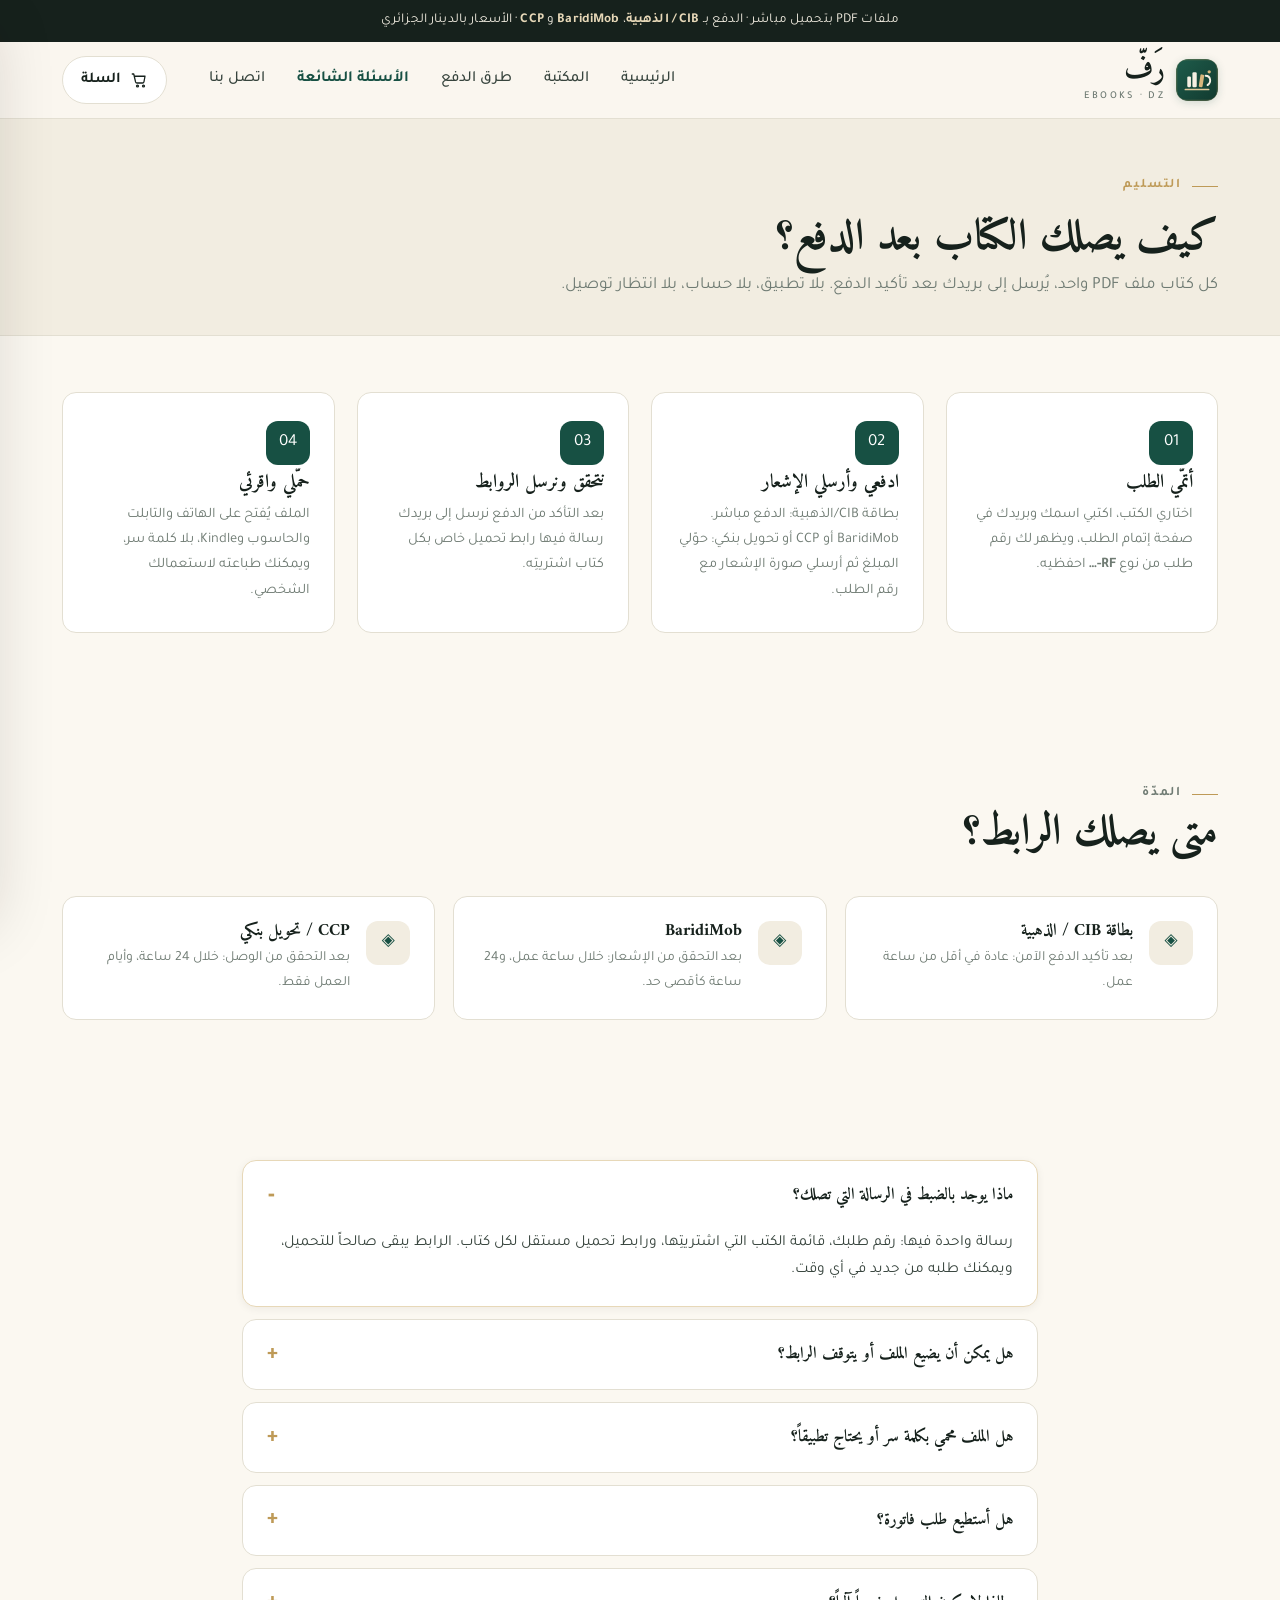
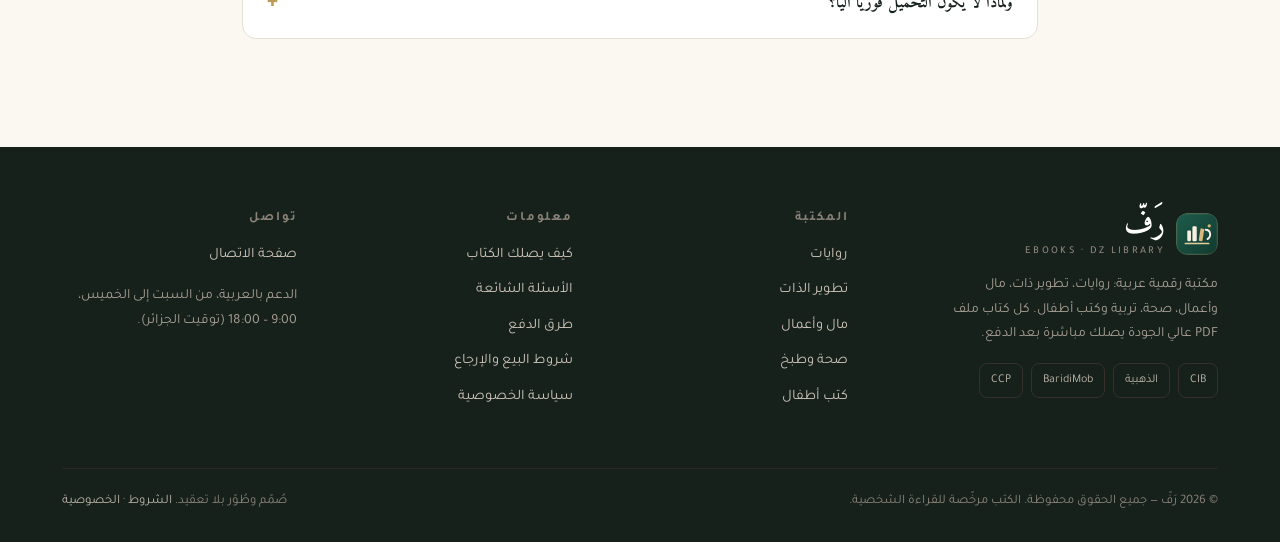
<file: delivery.html>
<!DOCTYPE html>
<html lang="ar" dir="rtl">
<head>
<meta charset="utf-8">
<meta name="viewport" content="width=device-width, initial-scale=1">
<title>كيف يصلك الكتاب — التسليم والتحميل | رَفّ</title>
<meta name="description" content="كيف يصلك الكتاب بعد الدفع: رابط تحميل PDF لكل كتاب على بريدك، مدّة التسليم حسب طريقة الدفع، وما تفعله إن لم يعمل الرابط.">
<meta property="og:type" content="website">
<meta property="og:title" content="كيف يصلك الكتاب — التسليم والتحميل | رَفّ">
<meta property="og:description" content="كيف يصلك الكتاب بعد الدفع: رابط تحميل PDF لكل كتاب على بريدك، مدّة التسليم حسب طريقة الدفع، وما تفعله إن لم يعمل الرابط.">
<meta property="og:image" content="assets/covers/thaman-alhimaya.jpg">
<meta name="theme-color" content="#175043">
<link rel="icon" href="assets/logo/favicon.svg" type="image/svg+xml">
<link rel="icon" href="assets/logo/favicon-32.png" sizes="32x32" type="image/png">
<link rel="apple-touch-icon" href="assets/logo/apple-touch-icon.png">
<link rel="preconnect" href="https://fonts.googleapis.com">
<link rel="preconnect" href="https://fonts.gstatic.com" crossorigin>
<link href="https://fonts.googleapis.com/css2?family=Amiri:wght@400;700&family=Tajawal:wght@400;500;700;800&display=swap" rel="stylesheet">
<link rel="stylesheet" href="assets/css/styles.css">
</head>
<body data-page="delivery">
<a class="skip" href="#main" style="position:absolute;right:-9999px">تجاوز إلى المحتوى</a>

<div class="topbar">ملفات PDF بتحميل مباشر · الدفع بـ <b>CIB / الذهبية</b>، <b>BaridiMob</b> و <b>CCP</b> · الأسعار بالدينار الجزائري</div>

<header class="site">
  <div class="wrap nav">
    <a class="logo" href="index.html" aria-label="رَفّ — الصفحة الرئيسية">
      <img class="logo-mark" src="assets/logo/raff-mark.svg" alt="" width="42" height="42" loading="eager" decoding="async">
      <span>رَفّ<small>EBOOKS · DZ</small></span>
    </a>
    <nav class="nav-links" id="navLinks" aria-label="التنقل الرئيسي">
      <a href="index.html">الرئيسية</a>
      <a href="shop.html">المكتبة</a>
      <a href="index.html#payment">طرق الدفع</a>
      <a href="faq.html" class="active">الأسئلة الشائعة</a>
      <a href="contact.html">اتصل بنا</a>
    </nav>
    <div class="nav-actions">
      <a class="cart-btn" href="#" data-open-cart aria-label="سلة الشراء">
        <svg width="18" height="18" viewBox="0 0 24 24" fill="none" stroke="currentColor" stroke-width="1.7" stroke-linecap="round" stroke-linejoin="round"><path d="M3 4h2l2.4 10.5A2 2 0 0 0 9.4 16h7.2a2 2 0 0 0 2-1.6L20 7H6"/><circle cx="10" cy="20" r="1.3"/><circle cx="18" cy="20" r="1.3"/></svg>
        <span class="label">السلة</span>
        <span class="cart-count" data-cart-count style="display:none">0</span>
      </a>
      <button class="burger" id="burger" aria-label="القائمة" aria-expanded="false"><span></span></button>
    </div>
  </div>
</header>
<main id="main">

<section class="shop-head">
  <div class="wrap">
    <p class="eyebrow">التسليم</p>
    <h1 class="h2">كيف يصلك الكتاب بعد الدفع؟</h1>
    <p class="muted" style="margin:6px 0 0">كل كتاب ملف PDF واحد، يُرسل إلى بريدك بعد تأكيد الدفع. بلا تطبيق، بلا حساب، بلا انتظار توصيل.</p>
  </div>
</section>

<section class="section section--tight">
  <div class="wrap">
    <div class="why-grid">
      <div class="why reveal">
        <span class="cat-ico">01</span>
        <h3>أتمّي الطلب</h3>
        <p>اختاري الكتب، اكتبي اسمك وبريدك في صفحة إتمام الطلب، ويظهر لك رقم طلب من نوع <b>RF-…</b> احفظيه.</p>
      </div>
      <div class="why reveal">
        <span class="cat-ico">02</span>
        <h3>ادفعي وأرسلي الإشعار</h3>
        <p>بطاقة CIB/الذهبية: الدفع مباشر. BaridiMob أو CCP أو تحويل بنكي: حوّلي المبلغ ثم أرسلي صورة الإشعار مع رقم الطلب.</p>
      </div>
      <div class="why reveal">
        <span class="cat-ico">03</span>
        <h3>نتحقق ونرسل الروابط</h3>
        <p>بعد التأكد من الدفع نرسل إلى بريدك رسالة فيها رابط تحميل خاص بكل كتاب اشتريتِه.</p>
      </div>
      <div class="why reveal">
        <span class="cat-ico">04</span>
        <h3>حمّلي واقرئي</h3>
        <p>الملف يُفتح على الهاتف والتابلت والحاسوب وKindle، بلا كلمة سر، ويمكنك طباعته لاستعمالك الشخصي.</p>
      </div>
    </div>
  </div>
</section>

<section class="section">
  <div class="wrap">
    <div class="section-head">
      <div>
        <p class="eyebrow">المدّة</p>
        <h2 class="h2">متى يصلك الرابط؟</h2>
      </div>
    </div>
    <div class="pay-grid">
      <div class="pay-card reveal"><span class="cat-ico">◈</span><div><h3>بطاقة CIB / الذهبية</h3><p>بعد تأكيد الدفع الآمن: عادة في أقل من ساعة عمل.</p></div></div>
      <div class="pay-card reveal"><span class="cat-ico">◈</span><div><h3>BaridiMob</h3><p>بعد التحقق من الإشعار: خلال ساعة عمل، و24 ساعة كأقصى حد.</p></div></div>
      <div class="pay-card reveal"><span class="cat-ico">◈</span><div><h3>CCP / تحويل بنكي</h3><p>بعد التحقق من الوصل: خلال 24 ساعة، وأيام العمل فقط.</p></div></div>
    </div>
  </div>
</section>

<section class="section section--tight">
  <div class="wrap faq">
    <details class="q" open>
      <summary>ماذا يوجد بالضبط في الرسالة التي تصلك؟</summary>
      <div class="a">رسالة واحدة فيها: رقم طلبك، قائمة الكتب التي اشتريتِها، ورابط تحميل مستقل لكل كتاب. الرابط يبقى صالحاً للتحميل، ويمكنك طلبه من جديد في أي وقت.</div>
    </details>
    <details class="q">
      <summary>هل يمكن أن يضيع الملف أو يتوقف الرابط؟</summary>
      <div class="a">إن توقّف رابط أو لم يُفتح الملف، راسلينا برقم الطلب ونرسل نسخة جديدة خلال 24 ساعة، بلا مقابل. وإن كان الملف غير مطابق للوصف نستبدله أو نرجع المبلغ كاملاً خلال 7 أيام.</div>
    </details>
    <details class="q">
      <summary>هل الملف محمي بكلمة سر أو يحتاج تطبيقاً؟</summary>
      <div class="a">لا. الملفات PDF عادية تُفتح على أي جهاز. نستعمل رابطاً خاصاً لكل طلب، ونرجو عدم مشاركته لأنه مخصّص لك.</div>
    </details>
    <details class="q">
      <summary>هل أستطيع طلب فاتورة؟</summary>
      <div class="a">نعم، فاتورة PDF باسمك أو باسم مؤسستك. اكتبي ذلك في خانة الملاحظة عند الطلب، أو راسلينا على صفحة الاتصال.</div>
    </details>
    <details class="q">
      <summary>ولماذا لا يكون التحميل فورياً آلياً؟</summary>
      <div class="a">لأن أغلب المدفوعات في الجزائر تتم بـ BaridiMob أو CCP، وهي تحتاج تحقّقاً بشرياً من الإشعار. لذلك نراجع الطلب ثم نرسل الروابط. هذا يحمي الطرفين من الطلبات المزيّفة.</div>
    </details>
  </div>
</section>

</main>
<footer class="site">
  <div class="wrap">
    <div class="foot-grid">
      <div class="foot-brand">
        <div class="logo" style="color:#fff">
          <img class="logo-mark" src="assets/logo/raff-mark.svg" alt="" width="42" height="42" loading="eager" decoding="async">
          <span>رَفّ<small style="color:#8C8378">EBOOKS · DZ LIBRARY</small></span>
        </div>
        <p>مكتبة رقمية عربية: روايات، تطوير ذات، مال وأعمال، صحة، تربية وكتب أطفال. كل كتاب ملف PDF عالي الجودة يصلك مباشرة بعد الدفع.</p>
        <div class="pay-tags">
          <span class="pay-tag">CIB</span>
          <span class="pay-tag">الذهبية</span>
          <span class="pay-tag">BaridiMob</span>
          <span class="pay-tag">CCP</span>
        </div>
      </div>
      <div>
        <h4>المكتبة</h4>
        <ul>
          <li><a href="shop.html?cat=riwayat">روايات</a></li>
          <li><a href="shop.html?cat=tathwir">تطوير الذات</a></li>
          <li><a href="shop.html?cat=amal">مال وأعمال</a></li>
          <li><a href="shop.html?cat=sihha">صحة وطبخ</a></li>
          <li><a href="shop.html?cat=atfal">كتب أطفال</a></li>
        </ul>
      </div>
      <div>
        <h4>معلومات</h4>
        <ul>
          <li><a href="delivery.html">كيف يصلك الكتاب</a></li>
          <li><a href="faq.html">الأسئلة الشائعة</a></li>
          <li><a href="index.html#payment">طرق الدفع</a></li>
          <li><a href="terms.html">شروط البيع والإرجاع</a></li>
          <li><a href="privacy.html">سياسة الخصوصية</a></li>
        </ul>
      </div>
      <div>
        <h4>تواصل</h4>
        <ul>
          <li><a href="contact.html">صفحة الاتصال</a></li>
          <li data-if-contact><a href="#" data-store-wa>واتساب المتجر</a></li>
          <li data-if-contact><a href="#" data-store-email>البريد</a></li>
        </ul>
        <p class="small" style="margin-top:16px">الدعم بالعربية، من السبت إلى الخميس، 9:00 – 18:00 (توقيت الجزائر).</p>
      </div>
    </div>
    <div class="foot-bottom">
      <span>© 2026 رَفّ — جميع الحقوق محفوظة. الكتب مرخّصة للقراءة الشخصية.</span>
      <span>صُمّم وطُوّر بلا تعقيد. <a href="terms.html" style="color:#BDB3A6">الشروط</a> · <a href="privacy.html" style="color:#BDB3A6">الخصوصية</a></span>
    </div>
  </div>
</footer>

<script src="assets/js/config.js"></script>
<script src="assets/js/books.js"></script>
<script src="assets/js/app.js"></script>
</body>
</html>
</file>
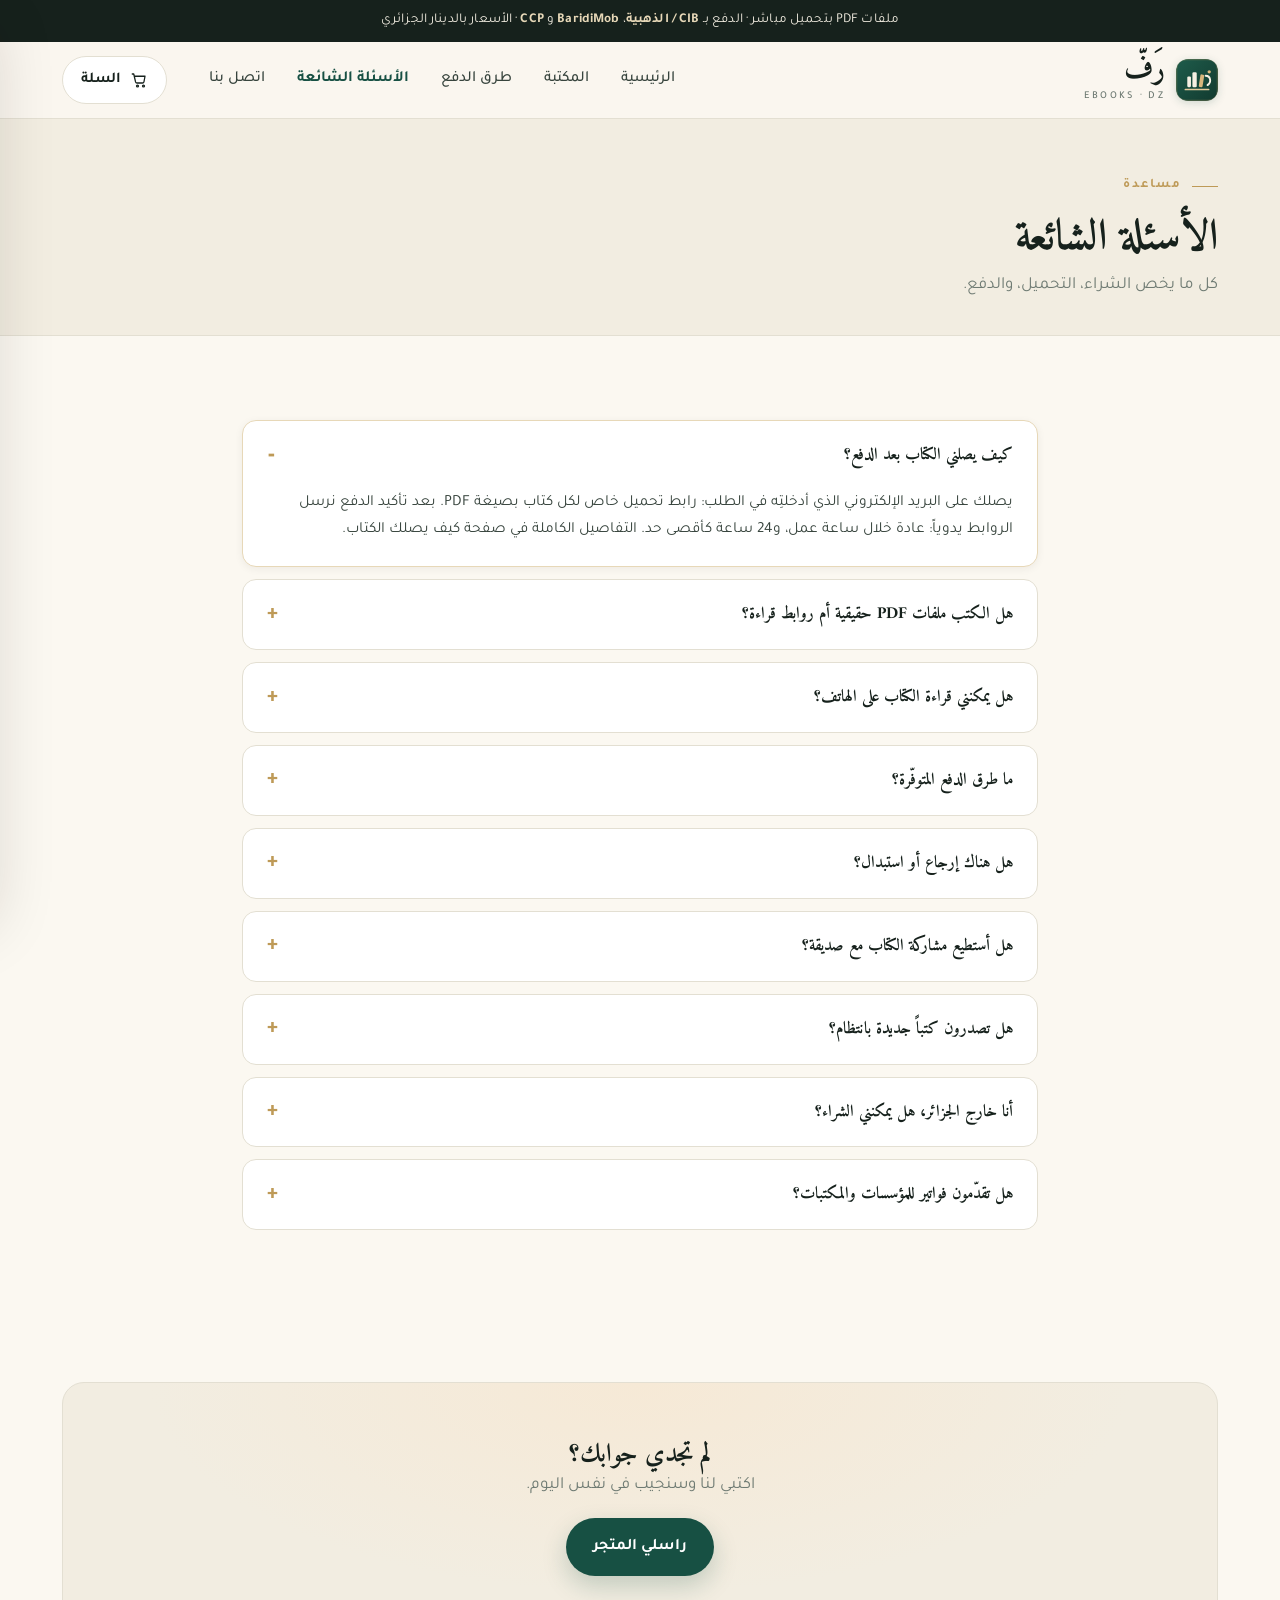
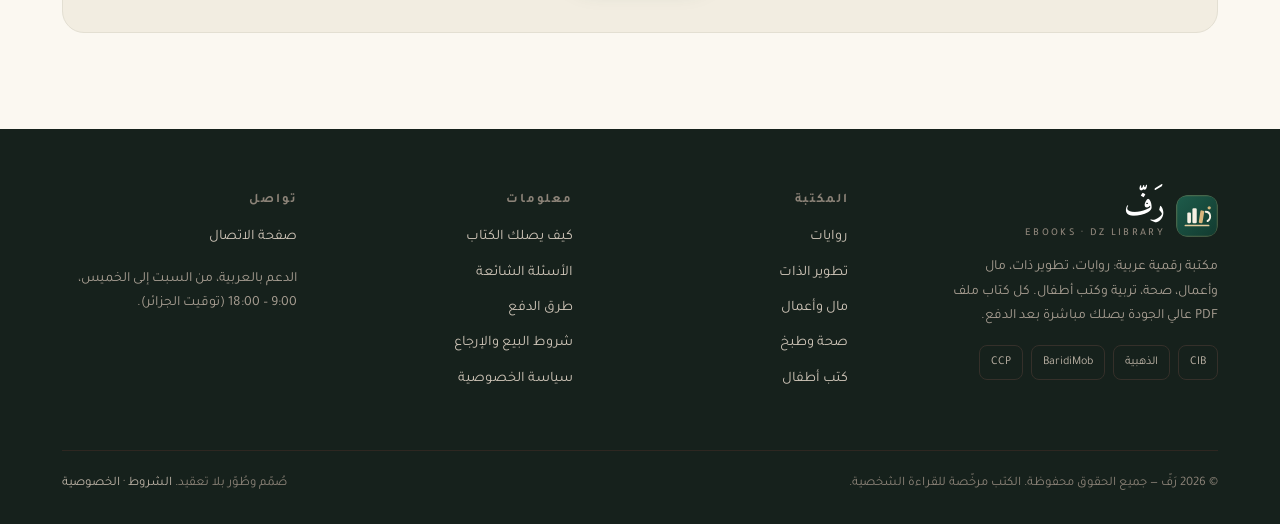
<file: faq.html>
<!DOCTYPE html>
<html lang="ar" dir="rtl">
<head>
<meta charset="utf-8">
<meta name="viewport" content="width=device-width, initial-scale=1">
<title>الأسئلة الشائعة | رَفّ</title>
<meta name="description" content="كيف يصلك الكتاب، صيغة PDF، طرق الدفع، والإرجاع.">
<meta property="og:type" content="website">
<meta property="og:title" content="الأسئلة الشائعة | رَفّ">
<meta property="og:description" content="كيف يصلك الكتاب، صيغة PDF، طرق الدفع، والإرجاع.">
<meta property="og:image" content="assets/covers/thaman-alhimaya.jpg">
<meta name="theme-color" content="#175043">
<link rel="icon" href="assets/logo/favicon.svg" type="image/svg+xml">
<link rel="icon" href="assets/logo/favicon-32.png" sizes="32x32" type="image/png">
<link rel="apple-touch-icon" href="assets/logo/apple-touch-icon.png">
<link rel="preconnect" href="https://fonts.googleapis.com">
<link rel="preconnect" href="https://fonts.gstatic.com" crossorigin>
<link href="https://fonts.googleapis.com/css2?family=Amiri:wght@400;700&family=Tajawal:wght@400;500;700;800&display=swap" rel="stylesheet">
<link rel="stylesheet" href="assets/css/styles.css">
</head>
<body data-page="faq">
<a class="skip" href="#main" style="position:absolute;right:-9999px">تجاوز إلى المحتوى</a>

<div class="topbar">ملفات PDF بتحميل مباشر · الدفع بـ <b>CIB / الذهبية</b>، <b>BaridiMob</b> و <b>CCP</b> · الأسعار بالدينار الجزائري</div>

<header class="site">
  <div class="wrap nav">
    <a class="logo" href="index.html" aria-label="رَفّ — الصفحة الرئيسية">
      <img class="logo-mark" src="assets/logo/raff-mark.svg" alt="" width="42" height="42" loading="eager" decoding="async">
      <span>رَفّ<small>EBOOKS · DZ</small></span>
    </a>
    <nav class="nav-links" id="navLinks" aria-label="التنقل الرئيسي">
      <a href="index.html">الرئيسية</a>
      <a href="shop.html">المكتبة</a>
      <a href="index.html#payment">طرق الدفع</a>
      <a href="faq.html" class="active">الأسئلة الشائعة</a>
      <a href="contact.html">اتصل بنا</a>
    </nav>
    <div class="nav-actions">
      <a class="cart-btn" href="#" data-open-cart aria-label="سلة الشراء">
        <svg width="18" height="18" viewBox="0 0 24 24" fill="none" stroke="currentColor" stroke-width="1.7" stroke-linecap="round" stroke-linejoin="round"><path d="M3 4h2l2.4 10.5A2 2 0 0 0 9.4 16h7.2a2 2 0 0 0 2-1.6L20 7H6"/><circle cx="10" cy="20" r="1.3"/><circle cx="18" cy="20" r="1.3"/></svg>
        <span class="label">السلة</span>
        <span class="cart-count" data-cart-count style="display:none">0</span>
      </a>
      <button class="burger" id="burger" aria-label="القائمة" aria-expanded="false"><span></span></button>
    </div>
  </div>
</header>
<main id="main">

<section class="shop-head">
  <div class="wrap">
    <p class="eyebrow">مساعدة</p>
    <h1 class="h2">الأسئلة الشائعة</h1>
    <p class="muted" style="margin:6px 0 0">كل ما يخص الشراء، التحميل، والدفع.</p>
  </div>
</section>
<section class="section">
  <div class="wrap faq">
    <details class="q" open>
      <summary>كيف يصلني الكتاب بعد الدفع؟</summary>
      <div class="a">يصلك على البريد الإلكتروني الذي أدخلتِه في الطلب: رابط تحميل خاص لكل كتاب بصيغة PDF. بعد تأكيد الدفع نرسل الروابط يدوياً: عادة خلال ساعة عمل، و24 ساعة كأقصى حد. التفاصيل الكاملة في صفحة <a href="delivery.html">كيف يصلك الكتاب</a>.</div>
    </details>
    <details class="q">
      <summary>هل الكتب ملفات PDF حقيقية أم روابط قراءة؟</summary>
      <div class="a">ملفات PDF كاملة، بلا حماية تعطّل القراءة. تُفتح على الهاتف والتابلت والحاسوب وKindle، ويمكن طباعتها لاستعمالك الشخصي.</div>
    </details>
    <details class="q">
      <summary>هل يمكنني قراءة الكتاب على الهاتف؟</summary>
      <div class="a">نعم. الملفات منسّقة بمقاس مناسب للهاتف، ويمكنك تكبير الخط في أي قارئ PDF (Adobe Reader، Xodo، Apple Books، Kindle).</div>
    </details>
    <details class="q">
      <summary>ما طرق الدفع المتوفّرة؟</summary>
      <div class="a">بطاقة CIB أو الذهبية، BaridiMob، تحويل بريدي CCP، وتحويل بنكي للمؤسسات. كل المدفوعات بالدينار الجزائري وداخل الجزائر. التفاصيل والخطوات تظهر عند إتمام الطلب بعد اختيار الطريقة.</div>
    </details>
    <details class="q">
      <summary>هل هناك إرجاع أو استبدال؟</summary>
      <div class="a">الكتب الرقمية لا تُرجَع بعد التحميل. لكن إذا لم يعمل الملف أو لم يكن مطابقاً للوصف، نرسل نسخة مصحّحة أو نرجع المبلغ كاملاً خلال 7 أيام من الشراء. راسلينا برقم الطلب.</div>
    </details>
    <details class="q">
      <summary>هل أستطيع مشاركة الكتاب مع صديقة؟</summary>
      <div class="a">الترخيص شخصي: الكتاب لقراءتك أنت. يمكنك مشاركة مقتطف قصير مع ذكر المصدر، لكن لا إعادة نشر الملف أو بيعه. هذا ما يجعل السعر ممكناً.</div>
    </details>
    <details class="q">
      <summary>هل تصدرون كتباً جديدة بانتظام؟</summary>
      <div class="a">إصدار جديد كل شهر تقريباً، مع سلسلة روايات مستمرة وكتب عملية. من اشترك في القائمة البريدية يصله الإصدار الجديد أولاً وبسعر إطلاق.</div>
    </details>
    <details class="q">
      <summary>أنا خارج الجزائر، هل يمكنني الشراء؟</summary>
      <div class="a">حالياً الدفع داخل الجزائر فقط (CIB/الذهبية، BaridiMob، CCP أو تحويل بنكي). إذا كنت خارج الجزائر، راسلينا عبر صفحة الاتصال ونبحث معك حلاً (تحويل بنكي بالدينار أو شراء عبر قريب داخل الجزائر).</div>
    </details>
    <details class="q">
      <summary>هل تقدّمون فواتير للمؤسسات والمكتبات؟</summary>
      <div class="a">نعم، فاتورة رسمية PDF باسم المؤسسة، مع إمكانية الشراء بالجملة لعدة نسخ أو لعدة عناوين. اكتبي ذلك في خانة الملاحظة أو راسلينا.</div>
    </details>
  </div>
</section>
<section class="section section--tight">
  <div class="wrap">
    <div class="cta">
      <h2 class="h3">لم تجدي جوابك؟</h2>
      <p class="muted">اكتبي لنا وسنجيب في نفس اليوم.</p>
      <a class="btn btn--primary" href="contact.html">راسلي المتجر</a>
    </div>
  </div>
</section>

</main>
<footer class="site">
  <div class="wrap">
    <div class="foot-grid">
      <div class="foot-brand">
        <div class="logo" style="color:#fff">
          <img class="logo-mark" src="assets/logo/raff-mark.svg" alt="" width="42" height="42" loading="eager" decoding="async">
          <span>رَفّ<small style="color:#8C8378">EBOOKS · DZ LIBRARY</small></span>
        </div>
        <p>مكتبة رقمية عربية: روايات، تطوير ذات، مال وأعمال، صحة، تربية وكتب أطفال. كل كتاب ملف PDF عالي الجودة يصلك مباشرة بعد الدفع.</p>
        <div class="pay-tags">
          <span class="pay-tag">CIB</span>
          <span class="pay-tag">الذهبية</span>
          <span class="pay-tag">BaridiMob</span>
          <span class="pay-tag">CCP</span>
        </div>
      </div>
      <div>
        <h4>المكتبة</h4>
        <ul>
          <li><a href="shop.html?cat=riwayat">روايات</a></li>
          <li><a href="shop.html?cat=tathwir">تطوير الذات</a></li>
          <li><a href="shop.html?cat=amal">مال وأعمال</a></li>
          <li><a href="shop.html?cat=sihha">صحة وطبخ</a></li>
          <li><a href="shop.html?cat=atfal">كتب أطفال</a></li>
        </ul>
      </div>
      <div>
        <h4>معلومات</h4>
        <ul>
          <li><a href="delivery.html">كيف يصلك الكتاب</a></li>
          <li><a href="faq.html">الأسئلة الشائعة</a></li>
          <li><a href="index.html#payment">طرق الدفع</a></li>
          <li><a href="terms.html">شروط البيع والإرجاع</a></li>
          <li><a href="privacy.html">سياسة الخصوصية</a></li>
        </ul>
      </div>
      <div>
        <h4>تواصل</h4>
        <ul>
          <li><a href="contact.html">صفحة الاتصال</a></li>
          <li data-if-contact><a href="#" data-store-wa>واتساب المتجر</a></li>
          <li data-if-contact><a href="#" data-store-email>البريد</a></li>
        </ul>
        <p class="small" style="margin-top:16px">الدعم بالعربية، من السبت إلى الخميس، 9:00 – 18:00 (توقيت الجزائر).</p>
      </div>
    </div>
    <div class="foot-bottom">
      <span>© 2026 رَفّ — جميع الحقوق محفوظة. الكتب مرخّصة للقراءة الشخصية.</span>
      <span>صُمّم وطُوّر بلا تعقيد. <a href="terms.html" style="color:#BDB3A6">الشروط</a> · <a href="privacy.html" style="color:#BDB3A6">الخصوصية</a></span>
    </div>
  </div>
</footer>

<script src="assets/js/config.js"></script>
<script src="assets/js/books.js"></script>
<script src="assets/js/app.js"></script>
</body>
</html>
</file>
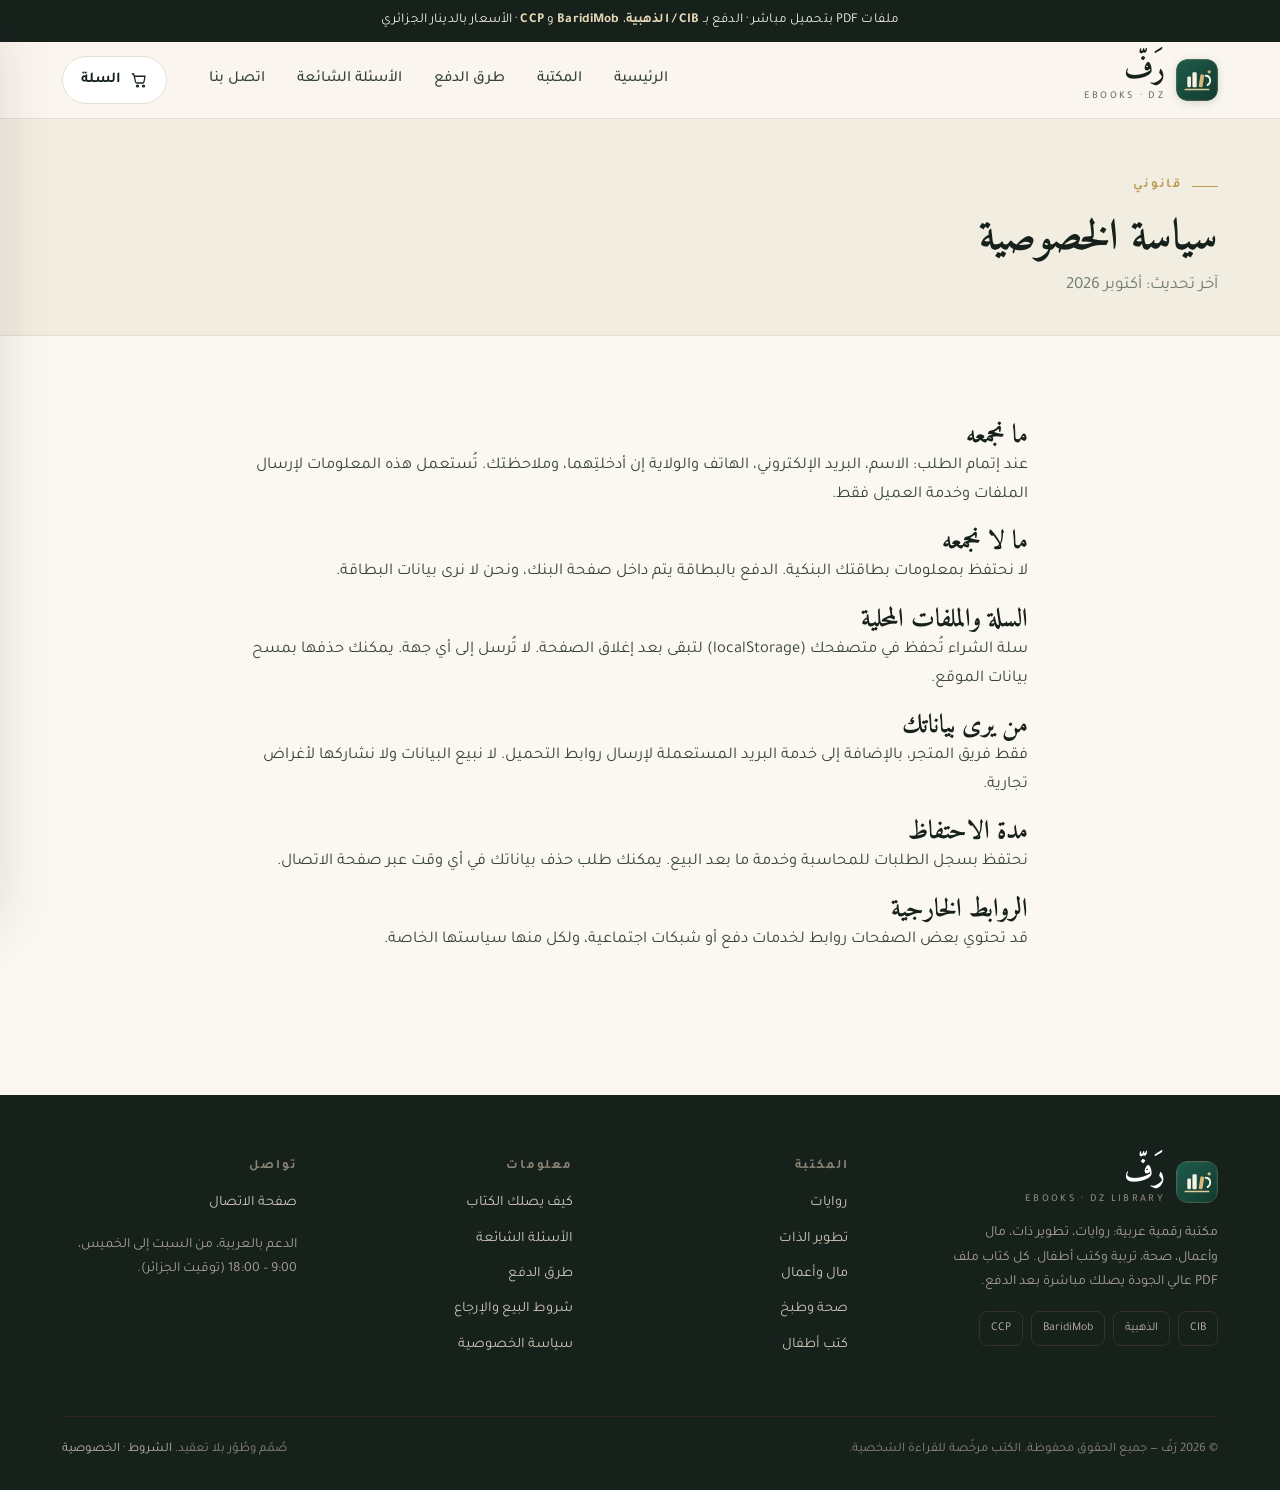
<file: privacy.html>
<!DOCTYPE html>
<html lang="ar" dir="rtl">
<head>
<meta charset="utf-8">
<meta name="viewport" content="width=device-width, initial-scale=1">
<title>سياسة الخصوصية | رَفّ</title>
<meta name="description" content="ما نجمعه من بيانات وكيف نستعمله.">
<meta property="og:type" content="website">
<meta property="og:title" content="سياسة الخصوصية | رَفّ">
<meta property="og:description" content="ما نجمعه من بيانات وكيف نستعمله.">
<meta property="og:image" content="assets/covers/thaman-alhimaya.jpg">
<meta name="theme-color" content="#175043">
<link rel="icon" href="assets/logo/favicon.svg" type="image/svg+xml">
<link rel="icon" href="assets/logo/favicon-32.png" sizes="32x32" type="image/png">
<link rel="apple-touch-icon" href="assets/logo/apple-touch-icon.png">
<link rel="preconnect" href="https://fonts.googleapis.com">
<link rel="preconnect" href="https://fonts.gstatic.com" crossorigin>
<link href="https://fonts.googleapis.com/css2?family=Amiri:wght@400;700&family=Tajawal:wght@400;500;700;800&display=swap" rel="stylesheet">
<link rel="stylesheet" href="assets/css/styles.css">
</head>
<body data-page="privacy">
<a class="skip" href="#main" style="position:absolute;right:-9999px">تجاوز إلى المحتوى</a>

<div class="topbar">ملفات PDF بتحميل مباشر · الدفع بـ <b>CIB / الذهبية</b>، <b>BaridiMob</b> و <b>CCP</b> · الأسعار بالدينار الجزائري</div>

<header class="site">
  <div class="wrap nav">
    <a class="logo" href="index.html" aria-label="رَفّ — الصفحة الرئيسية">
      <img class="logo-mark" src="assets/logo/raff-mark.svg" alt="" width="42" height="42" loading="eager" decoding="async">
      <span>رَفّ<small>EBOOKS · DZ</small></span>
    </a>
    <nav class="nav-links" id="navLinks" aria-label="التنقل الرئيسي">
      <a href="index.html">الرئيسية</a>
      <a href="shop.html">المكتبة</a>
      <a href="index.html#payment">طرق الدفع</a>
      <a href="faq.html">الأسئلة الشائعة</a>
      <a href="contact.html">اتصل بنا</a>
    </nav>
    <div class="nav-actions">
      <a class="cart-btn" href="#" data-open-cart aria-label="سلة الشراء">
        <svg width="18" height="18" viewBox="0 0 24 24" fill="none" stroke="currentColor" stroke-width="1.7" stroke-linecap="round" stroke-linejoin="round"><path d="M3 4h2l2.4 10.5A2 2 0 0 0 9.4 16h7.2a2 2 0 0 0 2-1.6L20 7H6"/><circle cx="10" cy="20" r="1.3"/><circle cx="18" cy="20" r="1.3"/></svg>
        <span class="label">السلة</span>
        <span class="cart-count" data-cart-count style="display:none">0</span>
      </a>
      <button class="burger" id="burger" aria-label="القائمة" aria-expanded="false"><span></span></button>
    </div>
  </div>
</header>
<main id="main">

<section class="shop-head">
  <div class="wrap">
    <p class="eyebrow">قانوني</p>
    <h1 class="h2">سياسة الخصوصية</h1>
    <p class="muted" style="margin:6px 0 0">آخر تحديث: أكتوبر 2026</p>
  </div>
</section>
<section class="section">
  <div class="wrap" style="max-width:820px">
    <div class="prose">
      <h3 class="h3">ما نجمعه</h3>
      <p>عند إتمام الطلب: الاسم، البريد الإلكتروني، الهاتف والولاية إن أدخلتِهما، وملاحظتك. تُستعمل هذه المعلومات لإرسال الملفات وخدمة العميل فقط.</p>
      <h3 class="h3">ما لا نجمعه</h3>
      <p>لا نحتفظ بمعلومات بطاقتك البنكية. الدفع بالبطاقة يتم داخل صفحة البنك، ونحن لا نرى بيانات البطاقة.</p>
      <h3 class="h3">السلة والملفات المحلية</h3>
      <p>سلة الشراء تُحفظ في متصفحك (localStorage) لتبقى بعد إغلاق الصفحة. لا تُرسل إلى أي جهة. يمكنك حذفها بمسح بيانات الموقع.</p>
      <h3 class="h3">من يرى بياناتك</h3>
      <p>فقط فريق المتجر، بالإضافة إلى خدمة البريد المستعملة لإرسال روابط التحميل. لا نبيع البيانات ولا نشاركها لأغراض تجارية.</p>
      <h3 class="h3">مدة الاحتفاظ</h3>
      <p>نحتفظ بسجل الطلبات للمحاسبة وخدمة ما بعد البيع. يمكنك طلب حذف بياناتك في أي وقت عبر صفحة الاتصال.</p>
      <h3 class="h3">الروابط الخارجية</h3>
      <p>قد تحتوي بعض الصفحات روابط لخدمات دفع أو شبكات اجتماعية، ولكل منها سياستها الخاصة.</p>
    </div>
  </div>
</section>

</main>
<footer class="site">
  <div class="wrap">
    <div class="foot-grid">
      <div class="foot-brand">
        <div class="logo" style="color:#fff">
          <img class="logo-mark" src="assets/logo/raff-mark.svg" alt="" width="42" height="42" loading="eager" decoding="async">
          <span>رَفّ<small style="color:#8C8378">EBOOKS · DZ LIBRARY</small></span>
        </div>
        <p>مكتبة رقمية عربية: روايات، تطوير ذات، مال وأعمال، صحة، تربية وكتب أطفال. كل كتاب ملف PDF عالي الجودة يصلك مباشرة بعد الدفع.</p>
        <div class="pay-tags">
          <span class="pay-tag">CIB</span>
          <span class="pay-tag">الذهبية</span>
          <span class="pay-tag">BaridiMob</span>
          <span class="pay-tag">CCP</span>
        </div>
      </div>
      <div>
        <h4>المكتبة</h4>
        <ul>
          <li><a href="shop.html?cat=riwayat">روايات</a></li>
          <li><a href="shop.html?cat=tathwir">تطوير الذات</a></li>
          <li><a href="shop.html?cat=amal">مال وأعمال</a></li>
          <li><a href="shop.html?cat=sihha">صحة وطبخ</a></li>
          <li><a href="shop.html?cat=atfal">كتب أطفال</a></li>
        </ul>
      </div>
      <div>
        <h4>معلومات</h4>
        <ul>
          <li><a href="delivery.html">كيف يصلك الكتاب</a></li>
          <li><a href="faq.html">الأسئلة الشائعة</a></li>
          <li><a href="index.html#payment">طرق الدفع</a></li>
          <li><a href="terms.html">شروط البيع والإرجاع</a></li>
          <li><a href="privacy.html">سياسة الخصوصية</a></li>
        </ul>
      </div>
      <div>
        <h4>تواصل</h4>
        <ul>
          <li><a href="contact.html">صفحة الاتصال</a></li>
          <li data-if-contact><a href="#" data-store-wa>واتساب المتجر</a></li>
          <li data-if-contact><a href="#" data-store-email>البريد</a></li>
        </ul>
        <p class="small" style="margin-top:16px">الدعم بالعربية، من السبت إلى الخميس، 9:00 – 18:00 (توقيت الجزائر).</p>
      </div>
    </div>
    <div class="foot-bottom">
      <span>© 2026 رَفّ — جميع الحقوق محفوظة. الكتب مرخّصة للقراءة الشخصية.</span>
      <span>صُمّم وطُوّر بلا تعقيد. <a href="terms.html" style="color:#BDB3A6">الشروط</a> · <a href="privacy.html" style="color:#BDB3A6">الخصوصية</a></span>
    </div>
  </div>
</footer>

<script src="assets/js/config.js"></script>
<script src="assets/js/books.js"></script>
<script src="assets/js/app.js"></script>
</body>
</html>
</file>
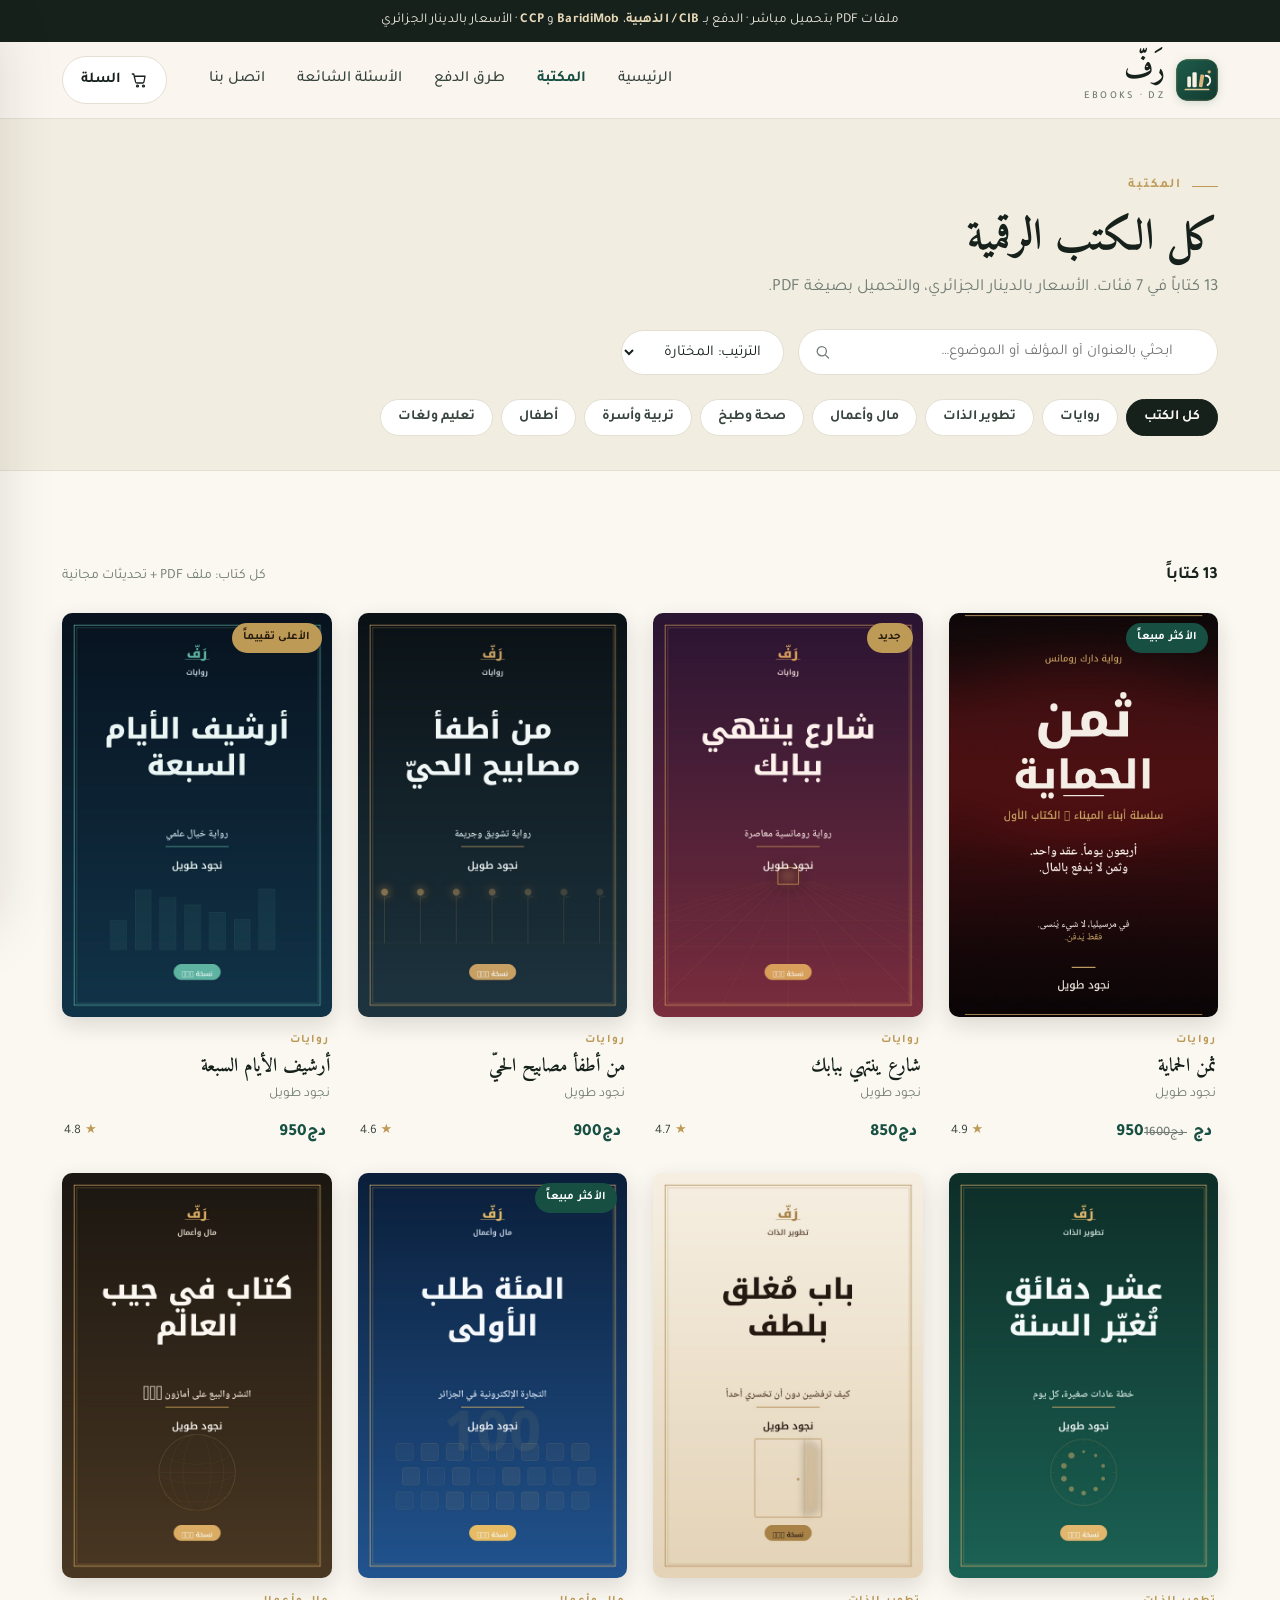
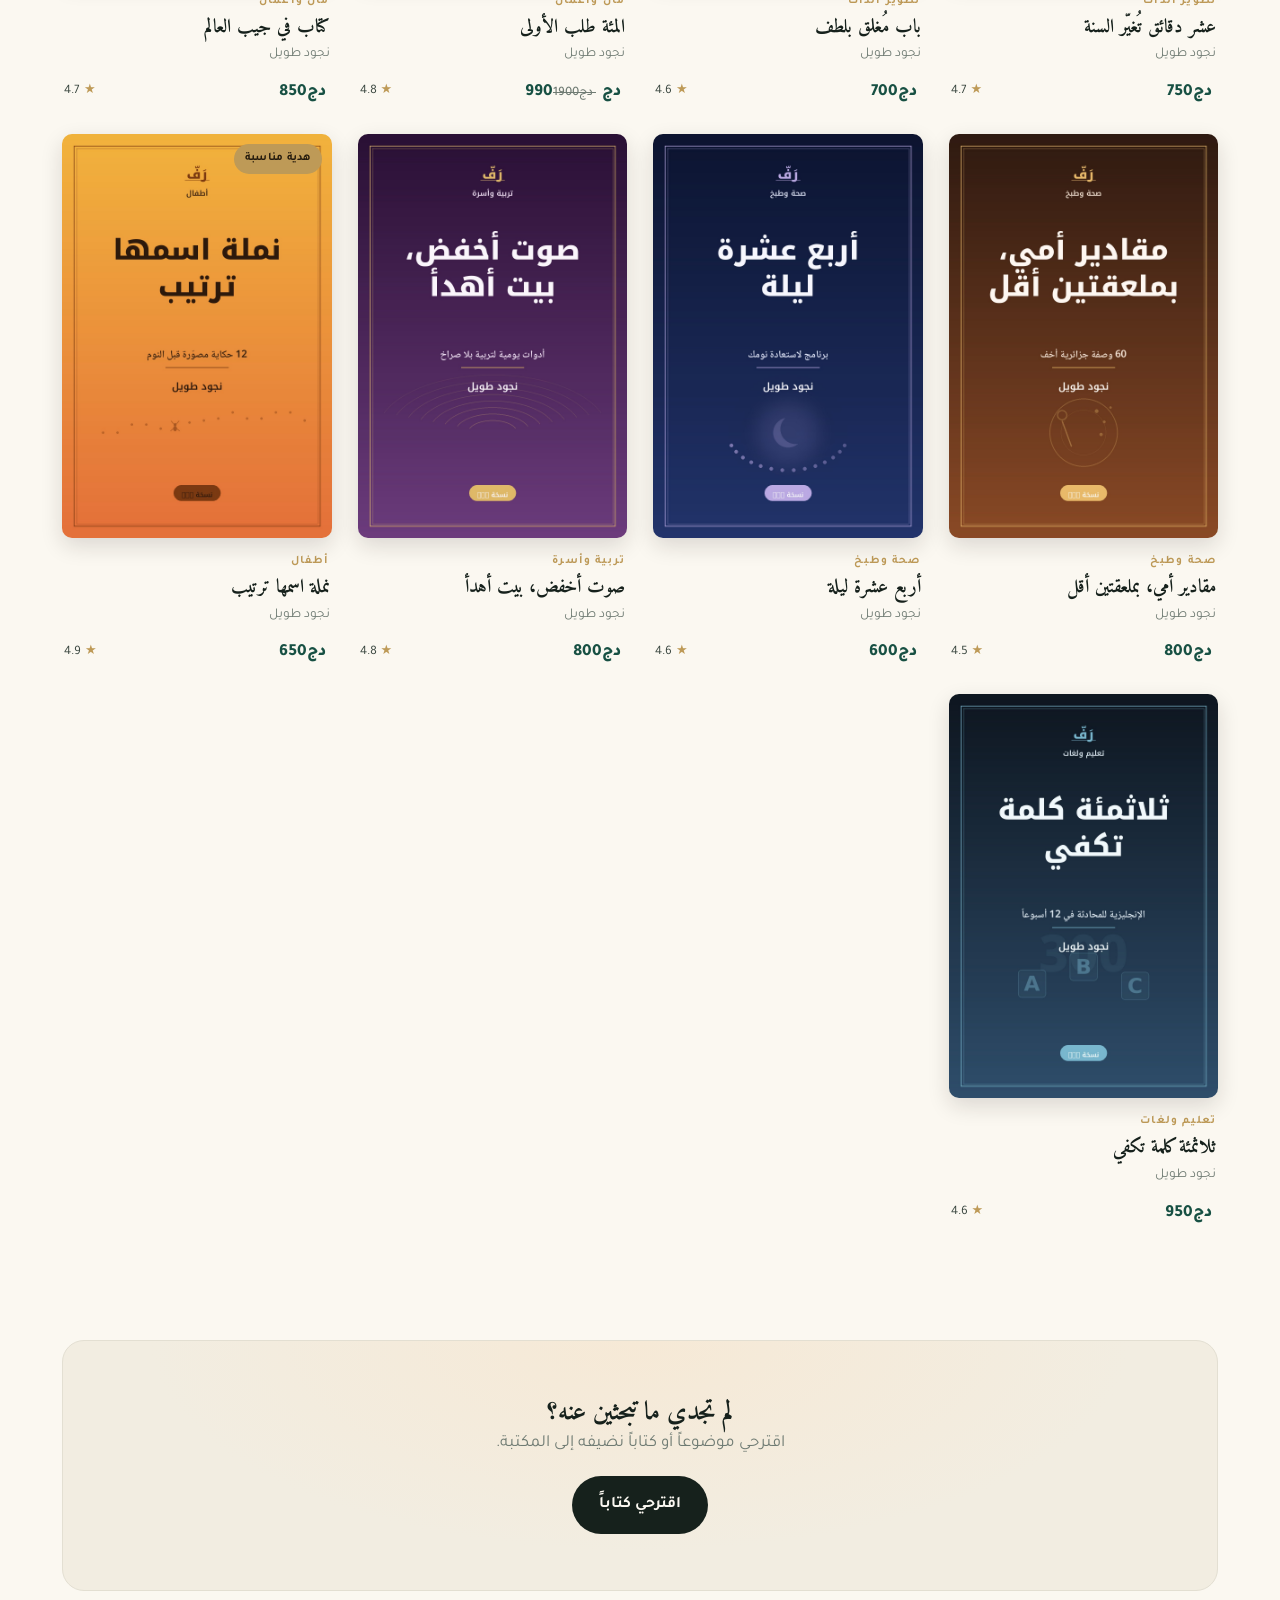
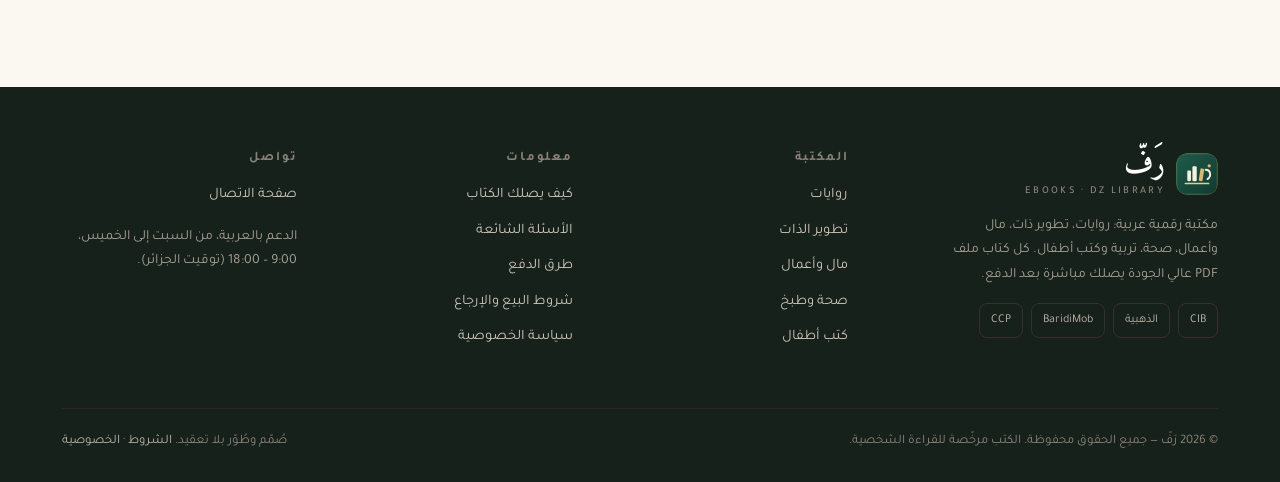
<file: shop.html>
<!DOCTYPE html>
<html lang="ar" dir="rtl">
<head>
<meta charset="utf-8">
<meta name="viewport" content="width=device-width, initial-scale=1">
<title>المكتبة — كل الكتب الرقمية | رَفّ</title>
<meta name="description" content="تصفّحي 13 كتاباً رقمياً في 7 فئات: روايات، تطوير ذات، مال وأعمال، صحة وطبخ، تربية، أطفال وتعليم.">
<meta property="og:type" content="website">
<meta property="og:title" content="المكتبة — كل الكتب الرقمية | رَفّ">
<meta property="og:description" content="تصفّحي 13 كتاباً رقمياً في 7 فئات: روايات، تطوير ذات، مال وأعمال، صحة وطبخ، تربية، أطفال وتعليم.">
<meta property="og:image" content="assets/covers/thaman-alhimaya.jpg">
<meta name="theme-color" content="#175043">
<link rel="icon" href="assets/logo/favicon.svg" type="image/svg+xml">
<link rel="icon" href="assets/logo/favicon-32.png" sizes="32x32" type="image/png">
<link rel="apple-touch-icon" href="assets/logo/apple-touch-icon.png">
<link rel="preconnect" href="https://fonts.googleapis.com">
<link rel="preconnect" href="https://fonts.gstatic.com" crossorigin>
<link href="https://fonts.googleapis.com/css2?family=Amiri:wght@400;700&family=Tajawal:wght@400;500;700;800&display=swap" rel="stylesheet">
<link rel="stylesheet" href="assets/css/styles.css">
</head>
<body data-page="shop">
<a class="skip" href="#main" style="position:absolute;right:-9999px">تجاوز إلى المحتوى</a>

<div class="topbar">ملفات PDF بتحميل مباشر · الدفع بـ <b>CIB / الذهبية</b>، <b>BaridiMob</b> و <b>CCP</b> · الأسعار بالدينار الجزائري</div>

<header class="site">
  <div class="wrap nav">
    <a class="logo" href="index.html" aria-label="رَفّ — الصفحة الرئيسية">
      <img class="logo-mark" src="assets/logo/raff-mark.svg" alt="" width="42" height="42" loading="eager" decoding="async">
      <span>رَفّ<small>EBOOKS · DZ</small></span>
    </a>
    <nav class="nav-links" id="navLinks" aria-label="التنقل الرئيسي">
      <a href="index.html">الرئيسية</a>
      <a href="shop.html" class="active">المكتبة</a>
      <a href="index.html#payment">طرق الدفع</a>
      <a href="faq.html">الأسئلة الشائعة</a>
      <a href="contact.html">اتصل بنا</a>
    </nav>
    <div class="nav-actions">
      <a class="cart-btn" href="#" data-open-cart aria-label="سلة الشراء">
        <svg width="18" height="18" viewBox="0 0 24 24" fill="none" stroke="currentColor" stroke-width="1.7" stroke-linecap="round" stroke-linejoin="round"><path d="M3 4h2l2.4 10.5A2 2 0 0 0 9.4 16h7.2a2 2 0 0 0 2-1.6L20 7H6"/><circle cx="10" cy="20" r="1.3"/><circle cx="18" cy="20" r="1.3"/></svg>
        <span class="label">السلة</span>
        <span class="cart-count" data-cart-count style="display:none">0</span>
      </a>
      <button class="burger" id="burger" aria-label="القائمة" aria-expanded="false"><span></span></button>
    </div>
  </div>
</header>
<main id="main">

<section class="shop-head">
  <div class="wrap">
    <p class="eyebrow">المكتبة</p>
    <h1 class="h2" style="margin-bottom:8px">كل الكتب الرقمية</h1>
    <p class="muted" style="margin:0">13 كتاباً في 7 فئات. الأسعار بالدينار الجزائري، والتحميل بصيغة PDF.</p>
    <div class="shop-tools">
      <div class="search">
        <input id="q" type="search" placeholder="ابحثي بالعنوان أو المؤلف أو الموضوع…" aria-label="بحث">
        <svg width="17" height="17" viewBox="0 0 24 24" fill="none" stroke="currentColor" stroke-width="1.8" stroke-linecap="round"><circle cx="11" cy="11" r="6.5"/><path d="M16 16l4.5 4.5"/></svg>
      </div>
      <select class="select" id="sort" aria-label="ترتيب">
        <option value="featured">الترتيب: المختارة</option>
        <option value="new">الأحدث</option>
        <option value="price-asc">السعر: من الأقل</option>
        <option value="price-desc">السعر: من الأعلى</option>
        <option value="rating">الأعلى تقييماً</option>
      </select>
    </div>
    <div class="filters" id="chips"></div>
  </div>
</section>

<section class="section section--tight">
  <div class="wrap">
    <div class="results-line">
      <p style="margin:0;font-weight:700"><span id="count">0</span> كتاباً</p>
      <p class="small muted" style="margin:0">كل كتاب: ملف PDF + تحديثات مجانية</p>
    </div>
    <div class="book-grid" id="shopGrid"></div>
  </div>
</section>

<section class="section section--tight">
  <div class="wrap">
    <div class="cta">
      <h2 class="h3">لم تجدي ما تبحثين عنه؟</h2>
      <p class="muted">اقترحي موضوعاً أو كتاباً نضيفه إلى المكتبة.</p>
      <a class="btn btn--ink" href="contact.html">اقترحي كتاباً</a>
    </div>
  </div>
</section>

</main>
<footer class="site">
  <div class="wrap">
    <div class="foot-grid">
      <div class="foot-brand">
        <div class="logo" style="color:#fff">
          <img class="logo-mark" src="assets/logo/raff-mark.svg" alt="" width="42" height="42" loading="eager" decoding="async">
          <span>رَفّ<small style="color:#8C8378">EBOOKS · DZ LIBRARY</small></span>
        </div>
        <p>مكتبة رقمية عربية: روايات، تطوير ذات، مال وأعمال، صحة، تربية وكتب أطفال. كل كتاب ملف PDF عالي الجودة يصلك مباشرة بعد الدفع.</p>
        <div class="pay-tags">
          <span class="pay-tag">CIB</span>
          <span class="pay-tag">الذهبية</span>
          <span class="pay-tag">BaridiMob</span>
          <span class="pay-tag">CCP</span>
        </div>
      </div>
      <div>
        <h4>المكتبة</h4>
        <ul>
          <li><a href="shop.html?cat=riwayat">روايات</a></li>
          <li><a href="shop.html?cat=tathwir">تطوير الذات</a></li>
          <li><a href="shop.html?cat=amal">مال وأعمال</a></li>
          <li><a href="shop.html?cat=sihha">صحة وطبخ</a></li>
          <li><a href="shop.html?cat=atfal">كتب أطفال</a></li>
        </ul>
      </div>
      <div>
        <h4>معلومات</h4>
        <ul>
          <li><a href="delivery.html">كيف يصلك الكتاب</a></li>
          <li><a href="faq.html">الأسئلة الشائعة</a></li>
          <li><a href="index.html#payment">طرق الدفع</a></li>
          <li><a href="terms.html">شروط البيع والإرجاع</a></li>
          <li><a href="privacy.html">سياسة الخصوصية</a></li>
        </ul>
      </div>
      <div>
        <h4>تواصل</h4>
        <ul>
          <li><a href="contact.html">صفحة الاتصال</a></li>
          <li data-if-contact><a href="#" data-store-wa>واتساب المتجر</a></li>
          <li data-if-contact><a href="#" data-store-email>البريد</a></li>
        </ul>
        <p class="small" style="margin-top:16px">الدعم بالعربية، من السبت إلى الخميس، 9:00 – 18:00 (توقيت الجزائر).</p>
      </div>
    </div>
    <div class="foot-bottom">
      <span>© 2026 رَفّ — جميع الحقوق محفوظة. الكتب مرخّصة للقراءة الشخصية.</span>
      <span>صُمّم وطُوّر بلا تعقيد. <a href="terms.html" style="color:#BDB3A6">الشروط</a> · <a href="privacy.html" style="color:#BDB3A6">الخصوصية</a></span>
    </div>
  </div>
</footer>

<script src="assets/js/config.js"></script>
<script src="assets/js/books.js"></script>
<script src="assets/js/app.js"></script>
</body>
</html>
</file>
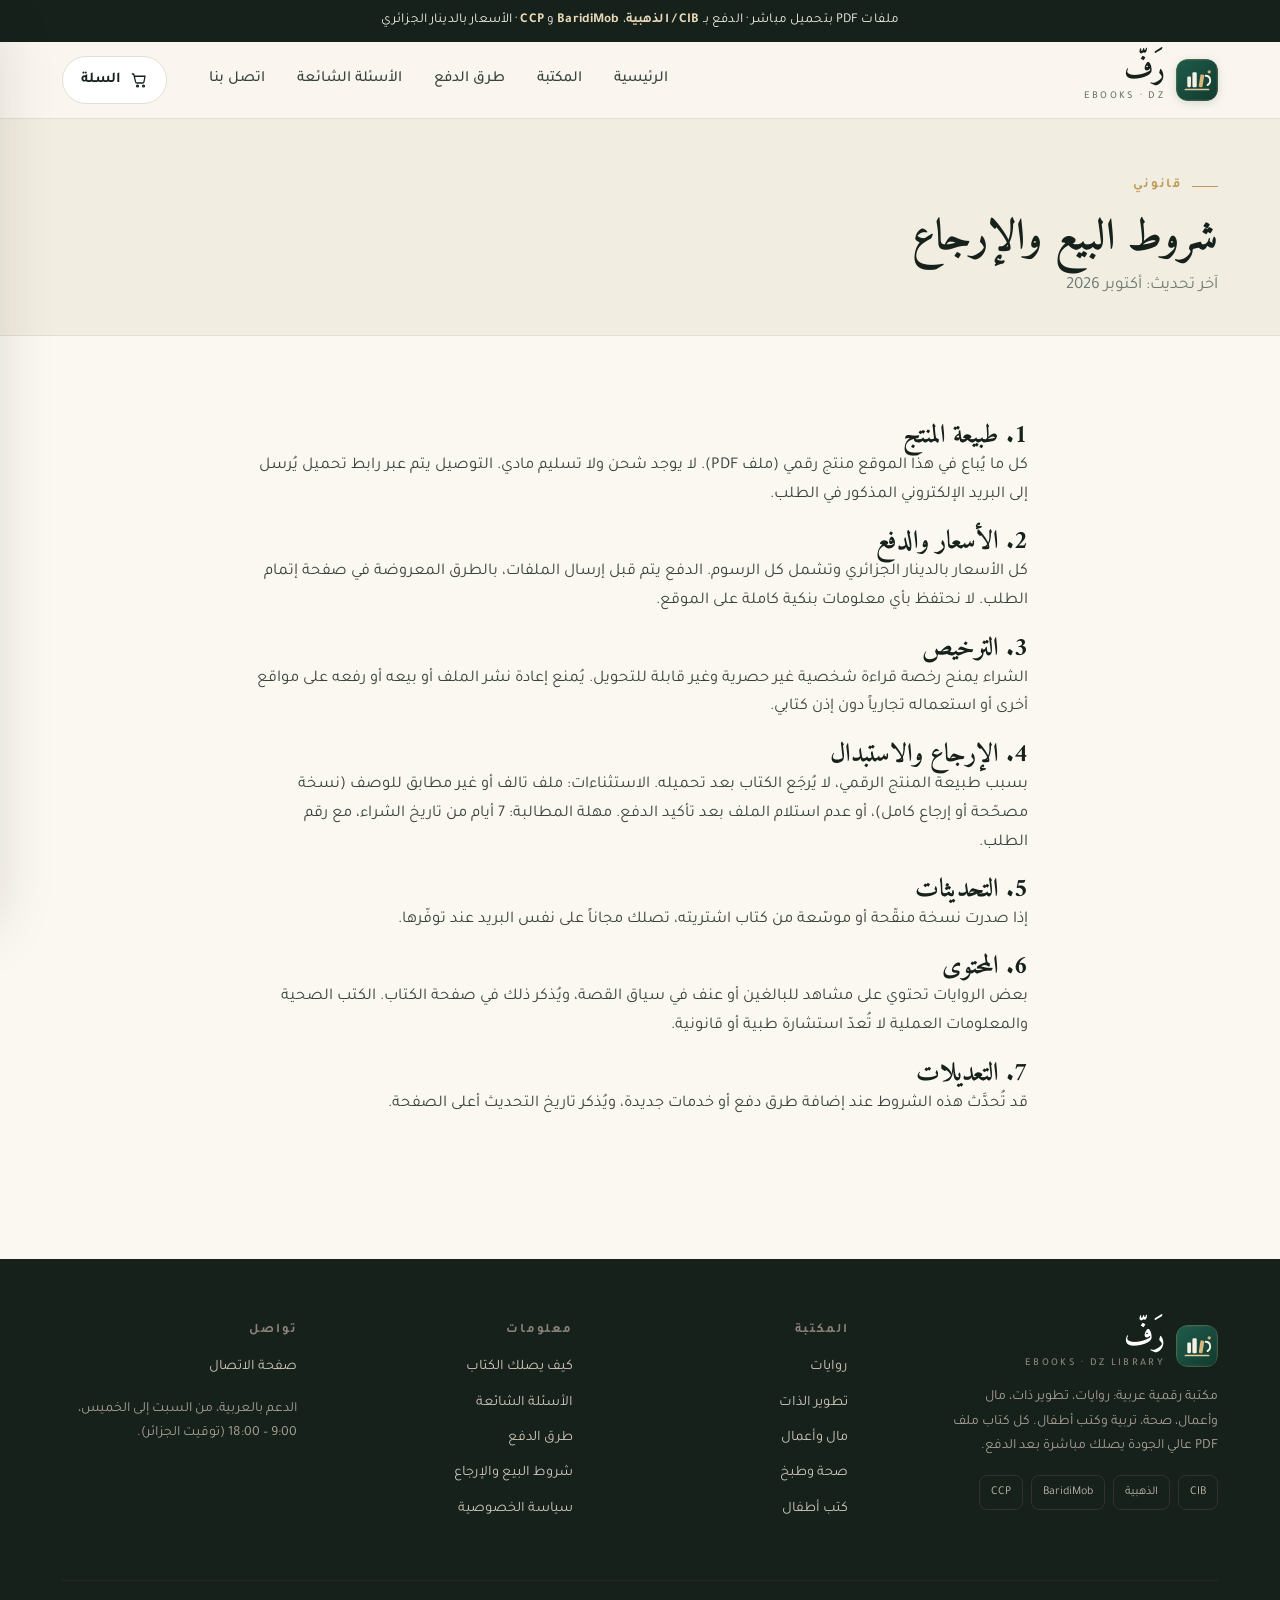
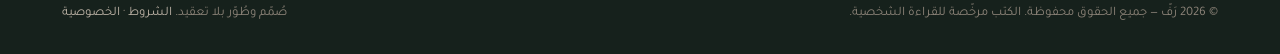
<file: terms.html>
<!DOCTYPE html>
<html lang="ar" dir="rtl">
<head>
<meta charset="utf-8">
<meta name="viewport" content="width=device-width, initial-scale=1">
<title>شروط البيع والإرجاع | رَفّ</title>
<meta name="description" content="شروط شراء الكتب الرقمية والترخيص والإرجاع.">
<meta property="og:type" content="website">
<meta property="og:title" content="شروط البيع والإرجاع | رَفّ">
<meta property="og:description" content="شروط شراء الكتب الرقمية والترخيص والإرجاع.">
<meta property="og:image" content="assets/covers/thaman-alhimaya.jpg">
<meta name="theme-color" content="#175043">
<link rel="icon" href="assets/logo/favicon.svg" type="image/svg+xml">
<link rel="icon" href="assets/logo/favicon-32.png" sizes="32x32" type="image/png">
<link rel="apple-touch-icon" href="assets/logo/apple-touch-icon.png">
<link rel="preconnect" href="https://fonts.googleapis.com">
<link rel="preconnect" href="https://fonts.gstatic.com" crossorigin>
<link href="https://fonts.googleapis.com/css2?family=Amiri:wght@400;700&family=Tajawal:wght@400;500;700;800&display=swap" rel="stylesheet">
<link rel="stylesheet" href="assets/css/styles.css">
</head>
<body data-page="terms">
<a class="skip" href="#main" style="position:absolute;right:-9999px">تجاوز إلى المحتوى</a>

<div class="topbar">ملفات PDF بتحميل مباشر · الدفع بـ <b>CIB / الذهبية</b>، <b>BaridiMob</b> و <b>CCP</b> · الأسعار بالدينار الجزائري</div>

<header class="site">
  <div class="wrap nav">
    <a class="logo" href="index.html" aria-label="رَفّ — الصفحة الرئيسية">
      <img class="logo-mark" src="assets/logo/raff-mark.svg" alt="" width="42" height="42" loading="eager" decoding="async">
      <span>رَفّ<small>EBOOKS · DZ</small></span>
    </a>
    <nav class="nav-links" id="navLinks" aria-label="التنقل الرئيسي">
      <a href="index.html">الرئيسية</a>
      <a href="shop.html">المكتبة</a>
      <a href="index.html#payment">طرق الدفع</a>
      <a href="faq.html">الأسئلة الشائعة</a>
      <a href="contact.html">اتصل بنا</a>
    </nav>
    <div class="nav-actions">
      <a class="cart-btn" href="#" data-open-cart aria-label="سلة الشراء">
        <svg width="18" height="18" viewBox="0 0 24 24" fill="none" stroke="currentColor" stroke-width="1.7" stroke-linecap="round" stroke-linejoin="round"><path d="M3 4h2l2.4 10.5A2 2 0 0 0 9.4 16h7.2a2 2 0 0 0 2-1.6L20 7H6"/><circle cx="10" cy="20" r="1.3"/><circle cx="18" cy="20" r="1.3"/></svg>
        <span class="label">السلة</span>
        <span class="cart-count" data-cart-count style="display:none">0</span>
      </a>
      <button class="burger" id="burger" aria-label="القائمة" aria-expanded="false"><span></span></button>
    </div>
  </div>
</header>
<main id="main">

<section class="shop-head">
  <div class="wrap">
    <p class="eyebrow">قانوني</p>
    <h1 class="h2">شروط البيع والإرجاع</h1>
    <p class="muted" style="margin:6px 0 0">آخر تحديث: أكتوبر 2026</p>
  </div>
</section>
<section class="section">
  <div class="wrap" style="max-width:820px">
    <div class="prose">
      <h3 class="h3">1. طبيعة المنتج</h3>
      <p>كل ما يُباع في هذا الموقع منتج رقمي (ملف PDF). لا يوجد شحن ولا تسليم مادي. التوصيل يتم عبر رابط تحميل يُرسل إلى البريد الإلكتروني المذكور في الطلب.</p>
      <h3 class="h3">2. الأسعار والدفع</h3>
      <p>كل الأسعار بالدينار الجزائري وتشمل كل الرسوم. الدفع يتم قبل إرسال الملفات، بالطرق المعروضة في صفحة إتمام الطلب. لا نحتفظ بأي معلومات بنكية كاملة على الموقع.</p>
      <h3 class="h3">3. الترخيص</h3>
      <p>الشراء يمنح رخصة قراءة شخصية غير حصرية وغير قابلة للتحويل. يُمنع إعادة نشر الملف أو بيعه أو رفعه على مواقع أخرى أو استعماله تجارياً دون إذن كتابي.</p>
      <h3 class="h3">4. الإرجاع والاستبدال</h3>
      <p>بسبب طبيعة المنتج الرقمي، لا يُرجَع الكتاب بعد تحميله. الاستثناءات: ملف تالف أو غير مطابق للوصف (نسخة مصحّحة أو إرجاع كامل)، أو عدم استلام الملف بعد تأكيد الدفع. مهلة المطالبة: 7 أيام من تاريخ الشراء، مع رقم الطلب.</p>
      <h3 class="h3">5. التحديثات</h3>
      <p>إذا صدرت نسخة منقّحة أو موسّعة من كتاب اشتريته، تصلك مجاناً على نفس البريد عند توفّرها.</p>
      <h3 class="h3">6. المحتوى</h3>
      <p>بعض الروايات تحتوي على مشاهد للبالغين أو عنف في سياق القصة، ويُذكر ذلك في صفحة الكتاب. الكتب الصحية والمعلومات العملية لا تُعدّ استشارة طبية أو قانونية.</p>
      <h3 class="h3">7. التعديلات</h3>
      <p>قد تُحدَّث هذه الشروط عند إضافة طرق دفع أو خدمات جديدة، ويُذكر تاريخ التحديث أعلى الصفحة.</p>
    </div>
  </div>
</section>

</main>
<footer class="site">
  <div class="wrap">
    <div class="foot-grid">
      <div class="foot-brand">
        <div class="logo" style="color:#fff">
          <img class="logo-mark" src="assets/logo/raff-mark.svg" alt="" width="42" height="42" loading="eager" decoding="async">
          <span>رَفّ<small style="color:#8C8378">EBOOKS · DZ LIBRARY</small></span>
        </div>
        <p>مكتبة رقمية عربية: روايات، تطوير ذات، مال وأعمال، صحة، تربية وكتب أطفال. كل كتاب ملف PDF عالي الجودة يصلك مباشرة بعد الدفع.</p>
        <div class="pay-tags">
          <span class="pay-tag">CIB</span>
          <span class="pay-tag">الذهبية</span>
          <span class="pay-tag">BaridiMob</span>
          <span class="pay-tag">CCP</span>
        </div>
      </div>
      <div>
        <h4>المكتبة</h4>
        <ul>
          <li><a href="shop.html?cat=riwayat">روايات</a></li>
          <li><a href="shop.html?cat=tathwir">تطوير الذات</a></li>
          <li><a href="shop.html?cat=amal">مال وأعمال</a></li>
          <li><a href="shop.html?cat=sihha">صحة وطبخ</a></li>
          <li><a href="shop.html?cat=atfal">كتب أطفال</a></li>
        </ul>
      </div>
      <div>
        <h4>معلومات</h4>
        <ul>
          <li><a href="delivery.html">كيف يصلك الكتاب</a></li>
          <li><a href="faq.html">الأسئلة الشائعة</a></li>
          <li><a href="index.html#payment">طرق الدفع</a></li>
          <li><a href="terms.html">شروط البيع والإرجاع</a></li>
          <li><a href="privacy.html">سياسة الخصوصية</a></li>
        </ul>
      </div>
      <div>
        <h4>تواصل</h4>
        <ul>
          <li><a href="contact.html">صفحة الاتصال</a></li>
          <li data-if-contact><a href="#" data-store-wa>واتساب المتجر</a></li>
          <li data-if-contact><a href="#" data-store-email>البريد</a></li>
        </ul>
        <p class="small" style="margin-top:16px">الدعم بالعربية، من السبت إلى الخميس، 9:00 – 18:00 (توقيت الجزائر).</p>
      </div>
    </div>
    <div class="foot-bottom">
      <span>© 2026 رَفّ — جميع الحقوق محفوظة. الكتب مرخّصة للقراءة الشخصية.</span>
      <span>صُمّم وطُوّر بلا تعقيد. <a href="terms.html" style="color:#BDB3A6">الشروط</a> · <a href="privacy.html" style="color:#BDB3A6">الخصوصية</a></span>
    </div>
  </div>
</footer>

<script src="assets/js/config.js"></script>
<script src="assets/js/books.js"></script>
<script src="assets/js/app.js"></script>
</body>
</html>
</file>
<file: assets/css/styles.css>
/* ============================================================
   رَفّ — نظام التصميم
   ============================================================ */

:root{
  --ink:#16211C;
  --ink-2:#37443D;
  --muted:#6F7B73;
  --cream:#FBF8F1;
  --cream-2:#F2EDE1;
  --paper:#FFFFFF;
  --wine:#175043;
  --wine-2:#0E352C;
  --gold:#BE9A57;
  --gold-soft:#E7D8B8;
  --line:#E3DFD2;
  --green:#2E7D64;
  --radius:14px;
  --radius-lg:22px;
  --shadow-sm:0 2px 8px rgba(26,21,18,.06);
  --shadow:0 10px 30px rgba(26,21,18,.10);
  --shadow-lg:0 24px 60px rgba(26,21,18,.16);
  --serif:"Amiri", "Times New Roman", serif;
  --sans:"Tajawal", "Segoe UI", system-ui, sans-serif;
  --wrap:1200px;
}

*,*::before,*::after{box-sizing:border-box}
html{scroll-behavior:smooth}
body{
  margin:0; background:var(--cream); color:var(--ink);
  font-family:var(--sans); font-size:17px; line-height:1.75;
  -webkit-font-smoothing:antialiased;
}
img{max-width:100%; display:block}
a{color:inherit; text-decoration:none}
button{font-family:inherit; cursor:pointer}
h1,h2,h3,h4{font-family:var(--serif); font-weight:700; line-height:1.25; margin:0; letter-spacing:0}
p{margin:0 0 1em}
ul{margin:0; padding:0; list-style:none}

.wrap{width:100%; max-width:var(--wrap); margin-inline:auto; padding-inline:22px}
.section{padding:84px 0}
.section--tight{padding:56px 0}
.center{text-align:center}

/* ---------- type ---------- */
.eyebrow{
  font-family:var(--sans); font-size:13px; font-weight:700; letter-spacing:.14em;
  color:var(--gold); text-transform:uppercase; margin:0 0 14px;
  display:flex; align-items:center; gap:10px;
}
.eyebrow::before{content:""; width:26px; height:1px; background:var(--gold); display:inline-block}
.center .eyebrow{justify-content:center}
.center .eyebrow::after{content:""; width:26px; height:1px; background:var(--gold); display:inline-block}
.h1{font-size:clamp(2.3rem,5.2vw,4.1rem); line-height:1.15}
.h2{font-size:clamp(1.8rem,3.4vw,2.7rem)}
.h3{font-size:clamp(1.25rem,2vw,1.6rem)}
.lead{font-size:clamp(1.02rem,1.5vw,1.18rem); color:var(--ink-2); max-width:62ch}
.muted{color:var(--muted)}
.small{font-size:14px}
.gold{color:var(--gold)}
.wine{color:var(--wine)}

.section-head{display:flex; align-items:flex-end; justify-content:space-between; gap:24px; margin-bottom:36px; flex-wrap:wrap}
.section-head p{margin:10px 0 0; color:var(--muted); max-width:56ch}

/* ---------- buttons ---------- */
.btn{
  display:inline-flex; align-items:center; justify-content:center; gap:10px;
  padding:14px 26px; border-radius:100px; border:1px solid transparent;
  font-weight:700; font-size:16px; font-family:var(--sans);
  transition:transform .18s ease, background .18s ease, color .18s ease, box-shadow .18s ease, border-color .18s;
  white-space:nowrap;
}
.btn:hover{transform:translateY(-1px)}
.btn--primary{background:var(--wine); color:#fff; box-shadow:0 10px 24px rgba(23,80,67,.22)}
.btn--primary:hover{background:var(--wine-2)}
.btn--ink{background:var(--ink); color:var(--cream)}
.btn--ink:hover{background:#000}
.btn--ghost{background:transparent; border-color:var(--line); color:var(--ink)}
.btn--ghost:hover{border-color:var(--ink); background:#fff}
.btn--gold{background:var(--gold); color:#211a10}
.btn--gold:hover{background:#a97d3f; color:#fff}
.btn--sm{padding:10px 18px; font-size:14px}
.btn--wide{width:100%}
.btn[disabled]{opacity:.5; cursor:not-allowed; transform:none}

/* ---------- header ---------- */
.topbar{background:var(--ink); color:var(--cream-2); font-size:13.5px; text-align:center; padding:9px 16px; letter-spacing:.01em}
.topbar b{color:var(--gold-soft)}

header.site{position:sticky; top:0; z-index:60; background:rgba(250,246,239,.92); backdrop-filter:blur(12px); border-bottom:1px solid var(--line)}
.nav{display:flex; align-items:center; gap:28px; height:76px}
.logo{display:flex; align-items:center; gap:11px; font-family:var(--serif); font-size:30px; font-weight:700; line-height:1}
.logo-mark{
  width:42px; height:42px; border-radius:12px; display:block; flex:0 0 auto;
  box-shadow:0 2px 8px rgba(23,80,67,.18);
}
.foot-brand .logo-mark{box-shadow:none}
.logo small{display:block; font-family:var(--sans); font-size:10.5px; letter-spacing:.22em; color:var(--muted); font-weight:500; margin-top:6px}
.nav-links{display:flex; gap:4px; margin-inline-start:auto; align-items:center}
.nav-links a{padding:10px 14px; border-radius:100px; font-size:15.5px; font-weight:500; color:var(--ink-2); transition:.18s}
.nav-links a:hover{background:var(--cream-2); color:var(--ink)}
.nav-links a.active{color:var(--wine); font-weight:700}
.nav-actions{display:flex; align-items:center; gap:10px}
.cart-btn{
  position:relative; display:inline-flex; align-items:center; gap:9px;
  border:1px solid var(--line); background:#fff; border-radius:100px; padding:10px 18px;
  font-weight:700; font-size:15px; color:var(--ink); transition:.18s;
}
.cart-btn:hover{border-color:var(--ink)}
.cart-count{
  min-width:22px; height:22px; border-radius:100px; background:var(--wine); color:#fff;
  font-size:12.5px; display:grid; place-items:center; padding:0 6px; font-weight:700;
}
.burger{display:none; width:44px; height:44px; border-radius:12px; border:1px solid var(--line); background:#fff; place-items:center}
.burger span{display:block; width:19px; height:2px; background:var(--ink); position:relative}
.burger span::before,.burger span::after{content:""; position:absolute; left:0; width:19px; height:2px; background:var(--ink)}
.burger span::before{top:-6px} .burger span::after{top:6px}

/* ---------- hero ---------- */
.hero{position:relative; overflow:hidden; padding:70px 0 80px; background:
  radial-gradient(1100px 520px at 88% -8%, #F6E9D6 0%, transparent 62%),
  radial-gradient(800px 420px at 6% 106%, #F3E4E6 0%, transparent 60%), var(--cream);}
.hero-grid{display:grid; grid-template-columns:1.05fr .95fr; gap:56px; align-items:center}
.hero h1{margin:0 0 20px}
.hero h1 em{font-style:normal; color:var(--wine); position:relative}
.hero h1 em::after{content:""; position:absolute; inset-inline:0; bottom:.06em; height:.14em; background:var(--gold-soft); z-index:-1; border-radius:3px}
.hero .lead{margin-bottom:30px}
.hero-cta{display:flex; gap:12px; flex-wrap:wrap; margin-bottom:34px}
.hero-stats{display:flex; gap:34px; flex-wrap:wrap; padding-top:26px; border-top:1px solid var(--line)}
.hero-stats div strong{display:block; font-family:var(--serif); font-size:27px; line-height:1.1}
.hero-stats div span{font-size:13.5px; color:var(--muted)}

.hero-art{position:relative; height:480px}
.stack-card{
  position:absolute; border-radius:10px; overflow:hidden; box-shadow:var(--shadow-lg);
  border:1px solid rgba(0,0,0,.06); transition:transform .5s cubic-bezier(.2,.7,.3,1);
}
.stack-card img{width:100%; height:100%; object-fit:cover}
.stack-card.s1{width:250px; height:375px; right:50%; top:26px; transform:translateX(50%) rotate(-4deg); z-index:3}
.stack-card.s2{width:205px; height:308px; right:6%; top:96px; transform:rotate(7deg); z-index:2}
.stack-card.s3{width:205px; height:308px; left:6%; top:112px; transform:rotate(-9deg); z-index:1}
.hero-art:hover .s1{transform:translateX(50%) rotate(0) translateY(-6px)}
.hero-art:hover .s2{transform:rotate(10deg) translateY(-4px)}
.hero-art:hover .s3{transform:rotate(-12deg) translateY(-4px)}
.hero-badge{
  position:absolute; bottom:14px; right:50%; transform:translateX(50%);
  background:var(--paper); border:1px solid var(--line); border-radius:100px;
  padding:9px 18px; font-size:13.5px; font-weight:700; box-shadow:var(--shadow-sm); z-index:4;
  display:flex; align-items:center; gap:8px;
}
.dot{width:8px; height:8px; border-radius:50%; background:var(--green); display:inline-block}

/* ---------- marquee / trust strip ---------- */
.strip{background:var(--ink); color:var(--cream-2); padding:16px 0; font-size:14px}
.strip .wrap{display:flex; gap:14px; align-items:center; justify-content:space-between; flex-wrap:wrap}
.strip span{display:inline-flex; align-items:center; gap:9px; color:#DCD2C4}
.strip b{color:#fff}

/* ---------- categories ---------- */
.cat-grid{display:grid; grid-template-columns:repeat(auto-fit,minmax(200px,1fr)); gap:16px}
.cat-card{
  background:var(--paper); border:1px solid var(--line); border-radius:var(--radius);
  padding:24px 22px; transition:.22s; display:flex; flex-direction:column; gap:8px; min-height:158px;
}
.cat-card:hover{transform:translateY(-4px); box-shadow:var(--shadow); border-color:var(--gold-soft)}
.cat-ico{
  width:44px; height:44px; border-radius:12px; background:var(--cream-2); color:var(--wine);
  display:grid; place-items:center; margin-bottom:6px;
}
.cat-card h3{font-size:1.25rem}
.cat-card p{font-size:14px; color:var(--muted); margin:0}
.cat-card .more{font-size:13.5px; font-weight:700; color:var(--wine); margin-top:auto}

/* ---------- book cards ---------- */
.book-grid{display:grid; grid-template-columns:repeat(auto-fill,minmax(215px,1fr)); gap:26px}
.book-card{background:transparent; display:flex; flex-direction:column; position:relative}
.book-cover{
  position:relative; border-radius:10px; overflow:hidden; background:var(--cream-2);
  box-shadow:0 8px 22px rgba(26,21,18,.14); aspect-ratio:2/3;
  transition:transform .3s cubic-bezier(.2,.7,.3,1), box-shadow .3s;
}
.book-cover img{width:100%; height:100%; object-fit:cover}
.book-card:hover .book-cover{transform:translateY(-6px) scale(1.012); box-shadow:0 20px 40px rgba(26,21,18,.24)}
.badge{
  position:absolute; top:10px; inset-inline-start:10px; z-index:2;
  background:var(--wine); color:#fff; font-size:11.5px; font-weight:700;
  padding:5px 11px; border-radius:100px; letter-spacing:.02em;
}
.badge--gold{background:var(--gold); color:#241a0d}
.badge--green{background:var(--green)}
.badge--dark{background:var(--ink)}
.cover-quick{
  position:absolute; inset-inline:10px; bottom:10px; z-index:2;
  background:rgba(255,255,255,.96); color:var(--ink); border:0; border-radius:100px;
  padding:10px 12px; font-size:13.5px; font-weight:700; text-align:center;
  opacity:0; transform:translateY(8px); transition:.22s;
}
.book-card:hover .cover-quick{opacity:1; transform:none}
.book-meta{padding:14px 2px 0; display:flex; flex-direction:column; gap:3px}
.book-cat{font-size:11.5px; color:var(--gold); font-weight:700; letter-spacing:.1em; text-transform:uppercase}
.book-title{font-family:var(--serif); font-size:19px; line-height:1.35; font-weight:700}
.book-author{font-size:13.5px; color:var(--muted)}
.book-row{display:flex; align-items:center; justify-content:space-between; gap:10px; margin-top:8px}
.price{font-weight:800; font-size:17px; color:var(--wine)}
.price small{font-size:12px; font-weight:600; color:var(--muted); margin-inline-start:2px}
.price s{color:var(--muted); font-weight:500; font-size:13px; margin-inline-start:6px}
.rating{font-size:13px; color:var(--ink-2); display:inline-flex; align-items:center; gap:4px}
.rating i{color:var(--gold); font-style:normal}

/* ---------- feature banner ---------- */
.feature{
  background:linear-gradient(135deg,#221A16 0%,#3A2622 55%,#0E352C 100%);
  color:var(--cream); border-radius:var(--radius-lg); overflow:hidden; position:relative;
}
.feature-grid{display:grid; grid-template-columns:.85fr 1.15fr; gap:0; align-items:center}
.feature-media{padding:40px; display:grid; place-items:center}
.feature-media img{width:min(280px,80%); border-radius:10px; box-shadow:0 30px 60px rgba(0,0,0,.45); transform:rotate(-2deg)}
.feature-body{padding:56px 48px 56px 20px}
.feature-body h2{margin-bottom:16px; color:#fff}
.feature-body p{color:#DDD2C6; max-width:50ch}
.feature-body .eyebrow{color:var(--gold-soft)}
.feature-body .eyebrow::before{background:var(--gold-soft)}
.feature-list{display:grid; gap:10px; margin:22px 0 30px}
.feature-list li{display:flex; gap:10px; align-items:flex-start; font-size:15px; color:#E6DCD1}
.feature-list li::before{content:"✓"; color:var(--gold-soft); font-weight:700}

/* ---------- trust / why ---------- */
.why-grid{display:grid; grid-template-columns:repeat(auto-fit,minmax(230px,1fr)); gap:22px}
.why{background:var(--paper); border:1px solid var(--line); border-radius:var(--radius); padding:28px 24px}
.why .cat-ico{background:var(--wine); color:#fff}
.why h3{font-size:1.18rem; margin-bottom:8px}
.why p{font-size:14.5px; color:var(--muted); margin:0}

/* ---------- payment ---------- */
.pay-grid{display:grid; grid-template-columns:repeat(auto-fit,minmax(240px,1fr)); gap:18px}
.pay-card{
  background:var(--paper); border:1px solid var(--line); border-radius:var(--radius);
  padding:24px; display:flex; gap:16px; align-items:flex-start;
}
.pay-card .cat-ico{margin:0; flex:0 0 auto}
.pay-card h3{font-size:1.06rem; margin-bottom:4px}
.pay-card p{font-size:14px; color:var(--muted); margin:0}

/* ---------- quotes ---------- */
.quotes{display:grid; grid-template-columns:repeat(auto-fit,minmax(260px,1fr)); gap:20px}
.quote{background:var(--paper); border:1px solid var(--line); border-radius:var(--radius); padding:28px}
.quote p{font-family:var(--serif); font-size:1.08rem; line-height:1.7; color:var(--ink)}
.quote footer{display:flex; align-items:center; gap:10px; font-size:13.5px; color:var(--muted)}
.avatar{width:34px; height:34px; border-radius:50%; background:var(--cream-2); display:grid; place-items:center; font-weight:700; color:var(--wine); font-family:var(--serif)}
.stars{color:var(--gold); font-size:13px; letter-spacing:2px; margin-bottom:12px; display:block}

/* ---------- newsletter cta ---------- */
.cta{
  background:radial-gradient(700px 300px at 50% 0%, #F6E9D6, transparent 70%), var(--cream-2);
  border:1px solid var(--line); border-radius:var(--radius-lg); padding:56px 32px; text-align:center;
}
.cta form{display:flex; gap:10px; max-width:440px; margin:24px auto 10px; flex-wrap:wrap}
.cta input{
  flex:1 1 220px; padding:14px 18px; border-radius:100px; border:1px solid var(--line);
  background:#fff; font-family:inherit; font-size:15px; color:var(--ink);
}
.cta input:focus{outline:2px solid var(--gold-soft); border-color:var(--gold)}

/* ---------- shop ---------- */
.shop-head{padding:56px 0 34px; background:var(--cream-2); border-bottom:1px solid var(--line)}
.shop-tools{display:flex; gap:14px; flex-wrap:wrap; align-items:center; margin-top:26px}
.search{position:relative; flex:1 1 280px; max-width:420px}
.search input{
  width:100%; padding:13px 44px 13px 18px; border-radius:100px; border:1px solid var(--line);
  background:#fff; font-family:inherit; font-size:15px;
}
.search svg{position:absolute; inset-inline-end:16px; top:50%; transform:translateY(-50%); color:var(--muted)}
.select{
  padding:13px 18px; border-radius:100px; border:1px solid var(--line); background:#fff;
  font-family:inherit; font-size:15px; color:var(--ink); min-width:160px;
}
.filters{display:flex; gap:8px; flex-wrap:wrap; margin:24px 0 0}
.chip{
  border:1px solid var(--line); background:#fff; border-radius:100px; padding:9px 17px;
  font-size:14px; font-weight:600; color:var(--ink-2); transition:.18s;
}
.chip:hover{border-color:var(--gold)}
.chip.on{background:var(--ink); color:var(--cream); border-color:var(--ink)}
.results-line{display:flex; justify-content:space-between; align-items:center; gap:16px; margin:34px 0 22px; flex-wrap:wrap}
.empty{text-align:center; padding:70px 20px; color:var(--muted)}

/* ---------- book detail ---------- */
.breadcrumb{font-size:13.5px; color:var(--muted); padding:22px 0}
.breadcrumb a:hover{color:var(--wine)}
.detail{display:grid; grid-template-columns:400px 1fr; gap:60px; align-items:start; padding-bottom:20px}
.detail-cover{position:sticky; top:100px}
.detail-cover img{border-radius:12px; box-shadow:var(--shadow-lg); width:100%}
.detail-body h1{font-size:clamp(1.9rem,3.6vw,2.9rem); margin-bottom:8px}
.detail-sub{color:var(--muted); font-size:1.05rem; margin-bottom:18px}
.detail-facts{display:flex; gap:10px; flex-wrap:wrap; margin-bottom:22px}
.fact{background:#fff; border:1px solid var(--line); border-radius:100px; padding:7px 15px; font-size:13.5px; color:var(--ink-2)}
.price-box{
  display:flex; align-items:center; gap:18px; flex-wrap:wrap;
  background:#fff; border:1px solid var(--line); border-radius:var(--radius); padding:20px 22px; margin-bottom:18px;
}
.price-box .big{font-family:var(--serif); font-size:2rem; font-weight:700; color:var(--wine); line-height:1}
.price-box .big small{font-family:var(--sans); font-size:13px; color:var(--muted); font-weight:600}
.price-box .usd{font-size:13.5px; color:var(--muted)}
.buy-row{display:flex; gap:12px; flex-wrap:wrap; margin-bottom:26px}
.tabs{display:flex; gap:6px; border-bottom:1px solid var(--line); margin:34px 0 22px; flex-wrap:wrap}
.tab{border:0; background:transparent; padding:12px 18px; font-size:15px; font-weight:700; color:var(--muted); border-bottom:2px solid transparent; margin-bottom:-1px}
.tab.on{color:var(--wine); border-color:var(--wine)}
.tab-panel[hidden]{display:none}
.prose p{color:var(--ink-2); font-size:16.5px}
.excerpt{
  background:var(--paper); border:1px solid var(--line); border-inline-start:3px solid var(--gold);
  border-radius:var(--radius); padding:24px 26px; font-family:var(--serif); font-size:1.12rem; line-height:1.85;
}
.toc-list{counter-reset:toc; display:grid; gap:2px}
.toc-list li{
  counter-increment:toc; display:flex; gap:14px; align-items:baseline;
  padding:12px 0; border-bottom:1px dashed var(--line); font-size:15.5px;
}
.toc-list li::before{content:counter(toc,decimal-leading-zero); font-family:var(--sans); font-size:12.5px; color:var(--gold); font-weight:700; min-width:22px}
.notice{background:#FBF3E4; border:1px solid var(--gold-soft); border-radius:var(--radius); padding:16px 20px; font-size:14.5px; color:#6A5324}
.related{margin-top:70px}

/* ---------- cart drawer ---------- */
.overlay{position:fixed; inset:0; background:rgba(20,16,13,.45); opacity:0; pointer-events:none; transition:.25s; z-index:90}
.overlay.on{opacity:1; pointer-events:auto}
.drawer{
  position:fixed; inset-block:0; left:0; width:min(430px,100%); background:var(--cream);
  z-index:100; transform:translateX(-102%); transition:transform .32s cubic-bezier(.2,.7,.3,1);
  display:flex; flex-direction:column; box-shadow:var(--shadow-lg);
}
.drawer.on{transform:translateX(0)}
.drawer-head{display:flex; align-items:center; justify-content:space-between; padding:20px 22px; border-bottom:1px solid var(--line)}
.drawer-head h3{font-size:1.3rem}
.drawer-body{flex:1; overflow:auto; padding:18px 22px}
.drawer-foot{border-top:1px solid var(--line); padding:20px 22px; background:#fff}
.close-x{width:38px; height:38px; border-radius:50%; border:1px solid var(--line); background:#fff; font-size:18px; display:grid; place-items:center; color:var(--ink)}
.cart-item{display:grid; grid-template-columns:64px 1fr auto; gap:14px; padding:14px 0; border-bottom:1px solid var(--line)}
.cart-item img{width:64px; height:96px; object-fit:cover; border-radius:6px; box-shadow:var(--shadow-sm)}
.cart-item h4{font-family:var(--serif); font-size:1.02rem; margin:0 0 4px}
.cart-item .m{font-size:13px; color:var(--muted)}
.qty{display:inline-flex; align-items:center; border:1px solid var(--line); border-radius:100px; overflow:hidden; background:#fff; margin-top:8px}
.qty button{width:28px; height:28px; border:0; background:#fff; font-size:15px; color:var(--ink)}
.qty span{min-width:26px; text-align:center; font-size:13.5px; font-weight:700}
.remove{border:0; background:none; color:var(--muted); font-size:12.5px; text-decoration:underline; padding:0}
.cart-sum{display:grid; gap:8px; margin-bottom:16px; font-size:15px}
.cart-sum div{display:flex; justify-content:space-between}
.cart-sum .tot{font-weight:800; font-size:18px; border-top:1px solid var(--line); padding-top:10px; margin-top:4px}
.cart-empty{text-align:center; padding:60px 10px; color:var(--muted)}

/* ---------- checkout ---------- */
.checkout{display:grid; grid-template-columns:1.25fr .75fr; gap:44px; align-items:start; padding:40px 0 90px}
.panel{background:var(--paper); border:1px solid var(--line); border-radius:var(--radius-lg); padding:30px}
.panel + .panel{margin-top:24px}
.panel h2{font-size:1.45rem; margin-bottom:6px}
.panel .hint{color:var(--muted); font-size:14px; margin-bottom:22px}
.field{margin-bottom:16px}
.field label{display:block; font-size:13.5px; font-weight:700; margin-bottom:7px; color:var(--ink-2)}
.field input,.field textarea,.field select{
  width:100%; padding:13px 16px; border:1px solid var(--line); border-radius:10px;
  font-family:inherit; font-size:15px; background:#fff; color:var(--ink);
}
.field input:focus,.field textarea:focus,.field select:focus{outline:0; border-color:var(--gold); box-shadow:0 0 0 3px rgba(183,138,75,.16)}
.field.two{display:grid; grid-template-columns:1fr 1fr; gap:14px}
.pay-options{display:grid; gap:12px}
.pay-opt{border:1px solid var(--line); border-radius:var(--radius); padding:16px 18px; display:flex; gap:14px; align-items:flex-start; cursor:pointer; transition:.16s; background:#fff}
.pay-opt:hover{border-color:var(--gold)}
.pay-opt input{margin-top:5px; accent-color:var(--wine); width:18px; height:18px}
.pay-opt strong{display:block; font-size:15.5px}
.pay-opt span{font-size:13.5px; color:var(--muted)}
.pay-opt.on{border-color:var(--wine); background:#FDF7F5; box-shadow:0 0 0 1px var(--wine) inset}
.pay-detail{background:#FBF7F0; border:1px dashed var(--line); border-radius:var(--radius); padding:18px 20px; margin-top:14px; font-size:14.5px}
.pay-detail ol{margin:8px 0 0; padding-inline-start:20px; display:grid; gap:6px}
.summary{position:sticky; top:100px}
.summary .line{display:flex; justify-content:space-between; gap:10px; font-size:15px; padding:9px 0; border-bottom:1px dashed var(--line)}
.summary .line:last-of-type{border:0}
.summary .total{display:flex; justify-content:space-between; font-weight:800; font-size:20px; margin-top:12px; padding-top:14px; border-top:2px solid var(--ink)}
.confirm-box{background:#EBF5F0; border:1px solid #BFE0D2; color:#14503E; border-radius:var(--radius); padding:18px 20px; font-size:14.5px}
.order-code{
  font-family:ui-monospace,Menlo,monospace; font-size:1.15rem; letter-spacing:.06em;
  background:#fff; border:1px dashed var(--green); border-radius:10px; padding:12px 16px;
  display:inline-block; margin:10px 0; direction:ltr;
}
.copybar{display:flex; gap:8px; flex-wrap:wrap; margin-top:14px}
.mini-item{display:grid; grid-template-columns:44px 1fr auto; gap:12px; align-items:center; padding:10px 0; border-bottom:1px solid var(--line); font-size:14px}
.mini-item img{width:44px; height:66px; object-fit:cover; border-radius:4px}

/* ---------- faq ---------- */
.faq{max-width:840px; margin-inline:auto}
details.q{background:var(--paper); border:1px solid var(--line); border-radius:var(--radius); padding:0; margin-bottom:12px; overflow:hidden}
details.q summary{
  list-style:none; cursor:pointer; padding:20px 24px; font-weight:700; font-size:16.5px;
  display:flex; justify-content:space-between; align-items:center; gap:16px; font-family:var(--serif);
}
details.q summary::-webkit-details-marker{display:none}
details.q summary::after{content:"+"; font-family:var(--sans); font-size:22px; color:var(--gold); line-height:1; transition:.2s}
details.q[open] summary::after{content:"–"}
details.q .a{padding:0 24px 22px; color:var(--ink-2); font-size:15.5px}
details.q[open]{border-color:var(--gold-soft); box-shadow:var(--shadow-sm)}

/* ---------- contact ---------- */
.contact-grid{display:grid; grid-template-columns:1fr 1fr; gap:40px; align-items:start}
.info-row{display:flex; gap:14px; padding:16px 0; border-bottom:1px solid var(--line)}
.info-row .cat-ico{margin:0; flex:0 0 auto}
.info-row strong{display:block; font-size:15px}
.info-row span{font-size:14px; color:var(--muted)}

/* ---------- footer ---------- */
footer.site{background:var(--ink); color:#CFC5B8; padding:64px 0 28px; margin-top:40px}
footer.site .h2{color:#fff}
.foot-grid{display:grid; grid-template-columns:1.4fr 1fr 1fr 1fr; gap:40px}
.foot-brand .logo{color:#fff; margin-bottom:16px}
footer.site p{font-size:14px; color:#A99F93; max-width:34ch}
footer.site h4{font-family:var(--sans); font-size:13px; letter-spacing:.14em; text-transform:uppercase; color:#8C8378; margin-bottom:16px}
footer.site li{margin-bottom:10px; font-size:14.5px}
footer.site li a:hover{color:var(--gold-soft)}
.foot-bottom{margin-top:48px; padding-top:22px; border-top:1px solid #2E2721; display:flex; justify-content:space-between; gap:16px; flex-wrap:wrap; font-size:13px; color:#8C8378}
.pay-tags{display:flex; gap:8px; flex-wrap:wrap; margin-top:16px}
.pay-tag{border:1px solid #35302A; border-radius:8px; padding:6px 11px; font-size:12px; color:#BDB3A6}

/* ---------- reveal ---------- */
.reveal{opacity:0; transform:translateY(18px); transition:opacity .6s ease, transform .6s cubic-bezier(.2,.7,.3,1)}
.reveal.in{opacity:1; transform:none}

/* ---------- responsive ---------- */
@media (max-width:1000px){
  .hero-grid{grid-template-columns:1fr; gap:44px}
  .hero-art{height:420px; order:-1}
  .detail{grid-template-columns:1fr; gap:34px}
  .detail-cover{position:static; max-width:340px; margin-inline:auto}
  .checkout{grid-template-columns:1fr}
  .summary{position:static}
  .feature-grid{grid-template-columns:1fr}
  .feature-body{padding:20px 32px 44px}
  .contact-grid{grid-template-columns:1fr}
  .foot-grid{grid-template-columns:1fr 1fr}
}
@media (max-width:820px){
  .nav-links{
    position:fixed; inset-block:76px 0; inset-inline:0; background:var(--cream); flex-direction:column;
    align-items:stretch; gap:0; padding:18px 22px; transform:translateY(-8px); opacity:0; pointer-events:none;
    transition:.2s; border-top:1px solid var(--line); z-index:70; overflow:auto;
  }
  .nav-links.on{transform:none; opacity:1; pointer-events:auto}
  .nav-links a{padding:16px 6px; border-bottom:1px solid var(--line); border-radius:0; font-size:17px}
  .burger{display:grid}
  .nav-actions{margin-inline-start:auto}
  .section{padding:60px 0}
  .book-grid{grid-template-columns:repeat(auto-fill,minmax(150px,1fr)); gap:18px}
  .book-title{font-size:16.5px}
  .cover-quick{opacity:1; transform:none}
  .hero{padding:40px 0 60px}
  .hero-stats{gap:24px}
}
@media (max-width:560px){
  body{font-size:16px}
  .topbar{font-size:12px}
  .cart-btn span.label{display:none}
  .foot-grid{grid-template-columns:1fr}
  .panel{padding:22px}
  .field.two{grid-template-columns:1fr}
  .hero-art{height:340px}
  .stack-card.s1{width:180px; height:270px}
  .stack-card.s2{width:150px; height:225px; right:2%}
  .stack-card.s3{width:150px; height:225px; left:2%}
  .price-box .big{font-size:1.6rem}
}
@media print{
  header.site,footer.site,.topbar,.drawer,.overlay,.buy-row{display:none!important}
}
</file>
